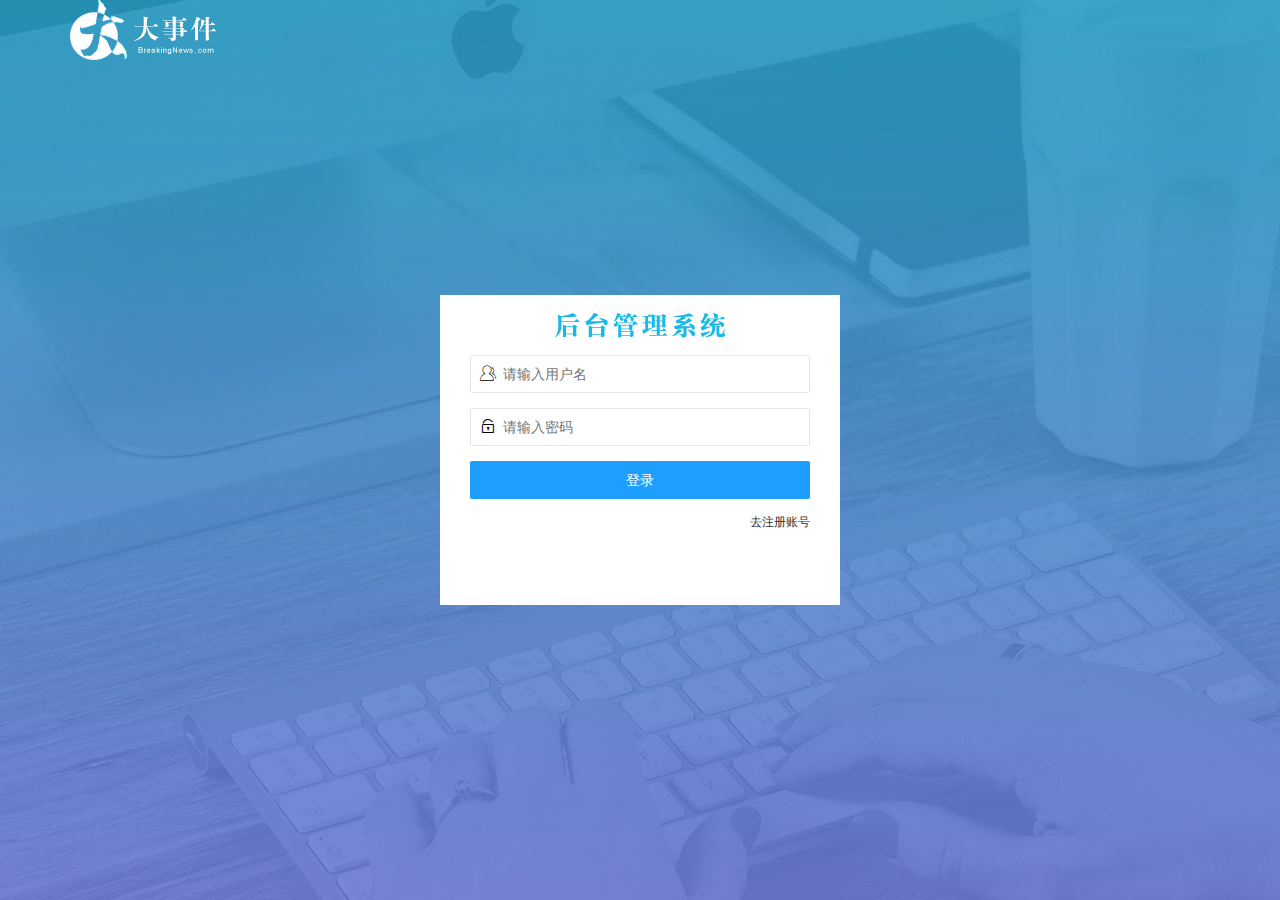
<file: login.html>
<!DOCTYPE html>
<html lang="en">

<head>
    <meta charset="UTF-8">
    <meta name="viewport" content="width=device-width, initial-scale=1.0">
    <title>大事件-登录/注册</title>
    <!-- 导入layui的样式 -->
    <link rel="stylesheet" href="./assets/lib/layui/css/layui.css">
    <!-- 导入自定义样式 -->
    <link rel="stylesheet" href="./assets/css/login.css">
    <!-- 导入layuijs -->
    <script src="./assets/lib/layui/layui.all.js"></script>
    <!-- 导入jquery.js -->
    <script src="./assets/lib/jquery.js"></script>
    <!-- 导入公共js -->
    <script src="./assets/js/baseAPI.js"></script>
    <!-- 引入自己的js文件 -->
    <script src="./assets/js/login.js"></script>

</head>
<!-- 头部logo区域 -->
<div class="layui-main logo">
    <img src="./assets/images/logo.png" alt="">
</div>
<!-- 登录注册区域 -->
<div class="loginAndRegBox">
    <!-- 登录部分的头部t图片区域 -->
    <div class="title-box"></div>
    <!-- 登录注册区域 -->
    <!-- 登录的div -->
    <div class="login-box">
        <!-- 登录表单 -->
        <form class="layui-form" action="" id="form_login">
            <!-- 用户名 -->
            <div class="layui-form-item">
                <i class="layui-icon layui-icon-user"></i>
                <input type="text" name="username" required lay-verify="required" placeholder="请输入用户名"
                    autocomplete="off" class="layui-input">
            </div>
            <!-- 密码 -->
            <div class="layui-form-item">
                <i class="layui-icon layui-icon-password"></i>
                <input type="password" name="password" required lay-verify="required|pwd" placeholder="请输入密码"
                    autocomplete="off" class="layui-input">
            </div>
            <!-- 登录框 -->
            <div class="layui-form-item">
                <button class="layui-btn layui-btn-fluid layui-btn-normal" lay-submit lay-filter="formDemo">登录</button>
            </div>
            <!-- 切换链接 -->
            <div class="layui-form-item links">
                <a href="javascript:;" id="link_reg">去注册账号</a>
            </div>
        </form>
    </div>
    <!-- 注册的div -->
    <div class="reg-box">
        <!-- 登录表单 -->
        <form class="layui-form" id="form_reg">
            <!-- 用户名 -->
            <div class="layui-form-item">
                <i class="layui-icon layui-icon-user"></i>
                <input type="text" name="username" required lay-verify="required" placeholder="请输入用户名"
                    autocomplete="off" class="layui-input">
            </div>
            <!-- 密码 -->
            <div class="layui-form-item">
                <i class="layui-icon layui-icon-password"></i>
                <input id="reg-pwd" type="password" name="password" required lay-verify="required |pwd"
                    placeholder="请输入密码" autocomplete="off" class="layui-input">
            </div>
            <!-- 再次确认密码 -->
            <div class="layui-form-item">
                <i class="layui-icon layui-icon-password"></i>
                <input type="password" name="repassword" required lay-verify="required |pwd |repwd" placeholder="再次确认密码"
                    autocomplete="off" class="layui-input">
            </div>
            <!-- 登录框 -->
            <div class="layui-form-item">
                <button class="layui-btn layui-btn-fluid layui-btn-normal" lay-submit lay-filter="formDemo">注册</button>
            </div>
            <!-- 切换链接 -->
            <div class="layui-form-item links">
                <a href="javascript:;" id="link_login">去登录</a>
            </div>
        </form>
    </div>
</div>

<body>

</body>

</html>
</file>
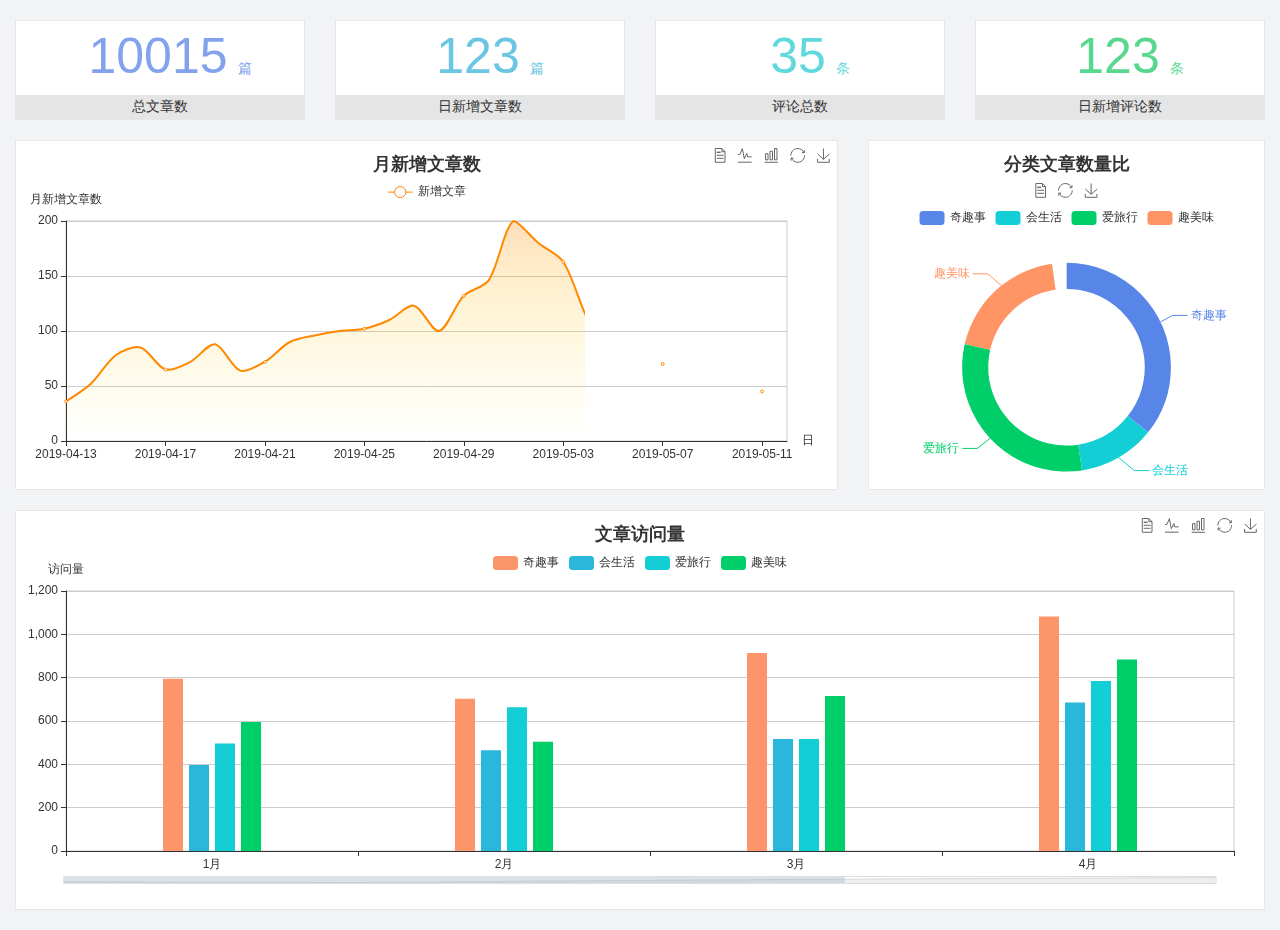
<file: home/dashboard.html>
<!DOCTYPE html>
<html lang="en">

<head>
  <meta charset="UTF-8">
  <meta name="viewport" content="width=device-width, initial-scale=1.0">
  <meta http-equiv="X-UA-Compatible" content="ie=edge">
  <title>图表统计</title>
  <link rel="stylesheet" href="../../assets/lib/bootstrap.css" />
  <link rel="stylesheet" href="../../assets/lib/main.css" />
  <script src="../../assets/lib/jquery.js"></script>
  <script type="text/javascript" src="../../assets/lib/echarts.min.js"></script>
</head>

<body>
  <div class="container-fluid">
    <div class="row spannel_list">
      <div class="col-sm-3 col-xs-6">
        <div class="spannel">
          <em>10015</em><span>篇</span>
          <b>总文章数</b>
        </div>
      </div>
      <div class="col-sm-3 col-xs-6">
        <div class="spannel scolor01">
          <em>123</em><span>篇</span>
          <b>日新增文章数</b>
        </div>
      </div>
      <div class="col-sm-3 col-xs-6">
        <div class="spannel scolor02">
          <em>35</em><span>条</span>
          <b>评论总数</b>
        </div>
      </div>
      <div class="col-sm-3 col-xs-6">
        <div class="spannel scolor03">
          <em>123</em><span>条</span>
          <b>日新增评论数</b>
        </div>
      </div>
    </div>
  </div>

  <div class="container-fluid">
    <div class="row curve-pie">
      <div class="col-lg-8 col-md-8">
        <div class="gragh_pannel" id="curve_show"></div>
      </div>
      <div class="col-lg-4 col-md-4">
        <div class="gragh_pannel" id="pie_show"></div>
      </div>
    </div>
  </div>

  <div class="container-fluid">
    <div class="column_pannel" id="column_show"></div>
  </div>

  <script>
    var oChart = echarts.init(document.getElementById('curve_show'));
    var aList_all = [
      { 'count': 36, 'date': '2019-04-13' },
      { 'count': 52, 'date': '2019-04-14' },
      { 'count': 78, 'date': '2019-04-15' },
      { 'count': 85, 'date': '2019-04-16' },
      { 'count': 65, 'date': '2019-04-17' },
      { 'count': 72, 'date': '2019-04-18' },
      { 'count': 88, 'date': '2019-04-19' },
      { 'count': 64, 'date': '2019-04-20' },
      { 'count': 72, 'date': '2019-04-21' },
      { 'count': 90, 'date': '2019-04-22' },
      { 'count': 96, 'date': '2019-04-23' },
      { 'count': 100, 'date': '2019-04-24' },
      { 'count': 102, 'date': '2019-04-25' },
      { 'count': 110, 'date': '2019-04-26' },
      { 'count': 123, 'date': '2019-04-27' },
      { 'count': 100, 'date': '2019-04-28' },
      { 'count': 132, 'date': '2019-04-29' },
      { 'count': 146, 'date': '2019-04-30' },
      { 'count': 200, 'date': '2019-05-01' },
      { 'count': 180, 'date': '2019-05-02' },
      { 'count': 163, 'date': '2019-05-03' },
      { 'count': 110, 'date': '2019-05-04' },
      { 'count': 80, 'date': '2019-05-05' },
      { 'count': 82, 'date': '2019-05-06' },
      { 'count': 70, 'date': '2019-05-07' },
      { 'count': 65, 'date': '2019-05-08' },
      { 'count': 54, 'date': '2019-05-09' },
      { 'count': 40, 'date': '2019-05-10' },
      { 'count': 45, 'date': '2019-05-11' },
      { 'count': 38, 'date': '2019-05-12' },
    ];

    let aCount = [];
    let aDate = [];

    for (var i = 0; i < aList_all.length; i++) {
      aCount.push(aList_all[i].count);
      aDate.push(aList_all[i].date);
    }

    var chartopt = {
      title: {
        text: '月新增文章数',
        left: 'center',
        top: '10'
      },
      tooltip: {
        trigger: 'axis'
      },
      legend: {
        data: ['新增文章'],
        top: '40'
      },
      toolbox: {
        show: true,
        feature: {
          mark: { show: true },
          dataView: { show: true, readOnly: false },
          magicType: { show: true, type: ['line', 'bar'] },
          restore: { show: true },
          saveAsImage: { show: true }
        }
      },
      calculable: true,
      xAxis: [
        {
          name: '日',
          type: 'category',
          boundaryGap: false,
          data: aDate
        }
      ],
      yAxis: [
        {
          name: '月新增文章数',
          type: 'value'
        }
      ],
      series: [
        {
          name: '新增文章',
          type: 'line',
          smooth: true,
          itemStyle: { normal: { areaStyle: { type: 'default' }, color: '#f80' }, lineStyle: { color: '#f80' } },
          data: aCount
        }],
      areaStyle: {
        normal: {
          color: new echarts.graphic.LinearGradient(0, 0, 0, 1, [{
            offset: 0,
            color: 'rgba(255,136,0,0.39)'
          }, {
            offset: .34,
            color: 'rgba(255,180,0,0.25)'
          }, {
            offset: 1,
            color: 'rgba(255,222,0,0.00)'
          }])

        }
      },
      grid: {
        show: true,
        x: 50,
        x2: 50,
        y: 80,
        height: 220
      }
    };

    oChart.setOption(chartopt);


    var oPie = echarts.init(document.getElementById('pie_show'));
    var oPieopt =
    {
      title: {
        top: 10,
        text: '分类文章数量比',
        x: 'center'
      },
      tooltip: {
        trigger: 'item',
        formatter: "{a} <br/>{b} : {c} ({d}%)"
      },
      color: ['#5885e8', '#13cfd5', '#00ce68', '#ff9565'],
      legend: {
        x: 'center',
        top: 65,
        data: ['奇趣事', '会生活', '爱旅行', '趣美味']
      },
      toolbox: {
        show: true,
        x: 'center',
        top: 35,
        feature: {
          mark: { show: true },
          dataView: { show: true, readOnly: false },
          magicType: {
            show: true,
            type: ['pie', 'funnel'],
            option: {
              funnel: {
                x: '25%',
                width: '50%',
                funnelAlign: 'left',
                max: 1548
              }
            }
          },
          restore: { show: true },
          saveAsImage: { show: true }
        }
      },
      calculable: true,
      series: [
        {
          name: '访问来源',
          type: 'pie',
          radius: ['45%', '60%'],
          center: ['50%', '65%'],
          data: [
            { value: 300, name: '奇趣事' },
            { value: 100, name: '会生活' },
            { value: 260, name: '爱旅行' },
            { value: 180, name: '趣美味' }
          ]
        }
      ]
    };
    oPie.setOption(oPieopt);



    var oColumn = this.echarts.init(document.getElementById('column_show'));
    var oColumnopt =
    {
      title: {
        text: '文章访问量',
        left: 'center',
        top: '10'
      },
      tooltip: {
        trigger: 'axis'
      },
      legend: {
        data: ['奇趣事', '会生活', '爱旅行', '趣美味'],
        top: '40'
      },
      toolbox: {
        show: true,
        feature: {
          mark: { show: true },
          dataView: { show: true, readOnly: false },
          magicType: { show: true, type: ['line', 'bar'] },
          restore: { show: true },
          saveAsImage: { show: true }
        }
      },
      calculable: true,
      xAxis: [
        {
          type: 'category',
          data: ['1月', '2月', '3月', '4月', '5月']
        }
      ],
      yAxis: [
        {
          name: '访问量',
          type: 'value'
        }
      ],
      series: [
        {
          name: '奇趣事',
          type: 'bar',
          barWidth: 20,
          itemStyle: {
            normal: { areaStyle: { type: 'default' }, color: '#fd956a' }
          },
          data: [800, 708, 920, 1090, 1200]
        },
        {
          name: '会生活',
          type: 'bar',
          barWidth: 20,
          itemStyle: {
            normal: { areaStyle: { type: 'default' }, color: '#2bb6db' }
          },
          data: [400, 468, 520, 690, 800]
        },
        {
          name: '爱旅行',
          type: 'bar',
          barWidth: 20,
          itemStyle: {
            normal: { areaStyle: { type: 'default' }, color: '#13cfd5' }
          },
          data: [500, 668, 520, 790, 900]
        },
        {
          name: '趣美味',
          type: 'bar',
          barWidth: 20,
          itemStyle: {
            normal: { areaStyle: { type: 'default' }, color: '#00ce68' }
          },
          data: [600, 508, 720, 890, 1000]
        }
      ],
      grid: {
        show: true,
        x: 50,
        x2: 30,
        y: 80,
        height: 260
      },
      dataZoom: [//给x轴设置滚动条
        {
          start: 0,//默认为0
          end: 100 - 1000 / 31,//默认为100
          type: 'slider',
          show: true,
          xAxisIndex: [0],
          handleSize: 0,//滑动条的 左右2个滑动条的大小
          height: 8,//组件高度
          left: 45, //左边的距离
          right: 50,//右边的距离
          bottom: 26,//右边的距离
          handleColor: '#ddd',//h滑动图标的颜色
          handleStyle: {
            borderColor: "#cacaca",
            borderWidth: "1",
            shadowBlur: 2,
            background: "#ddd",
            shadowColor: "#ddd",
          }
        }]
    };
    oColumn.setOption(oColumnopt);
  </script>
</body>

</html>
</file>
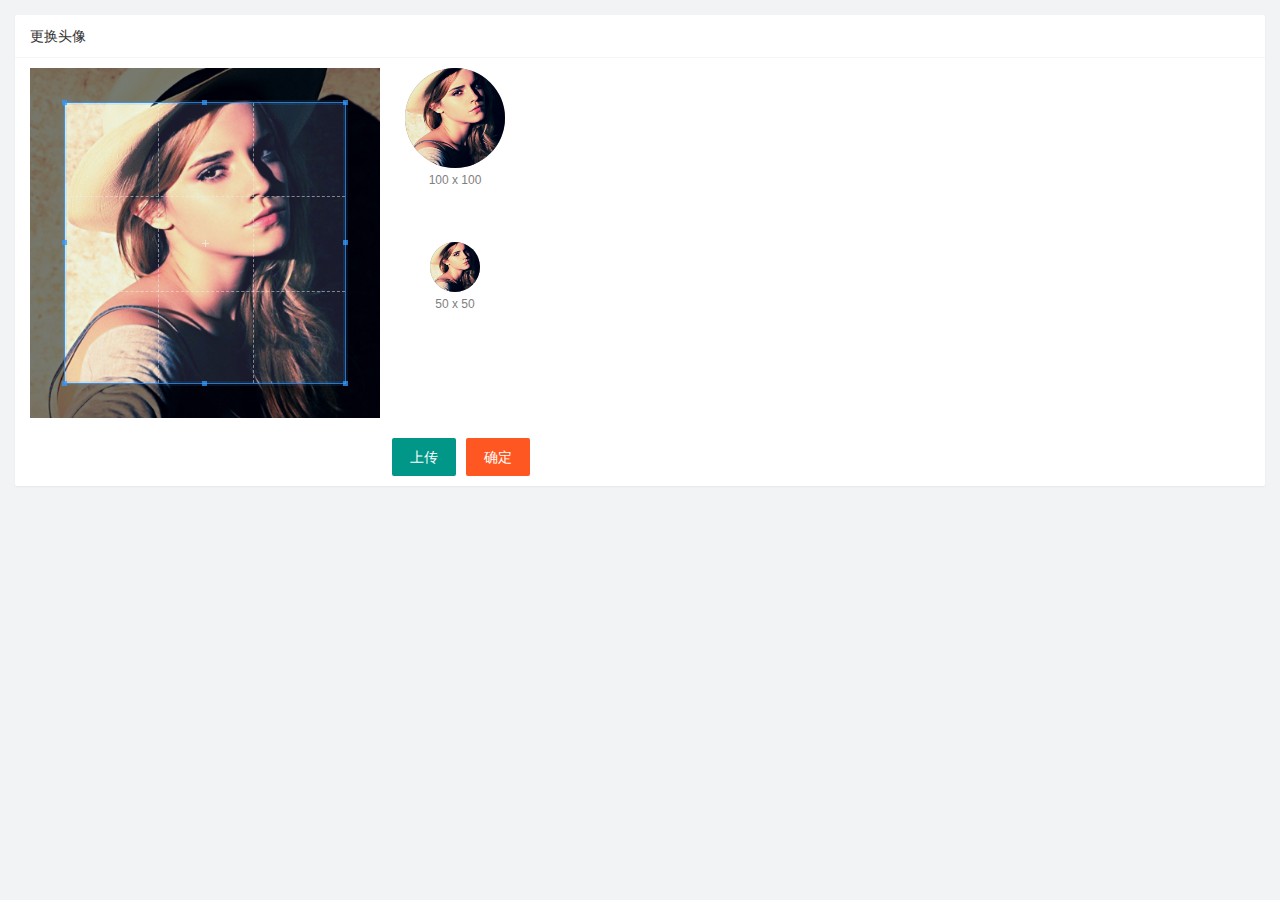
<file: user/user_avatar.html>
<!DOCTYPE html>
<html lang="en">

<head>
    <meta charset="UTF-8">
    <meta name="viewport" content="width=device-width, initial-scale=1.0">
    <title>Document</title>
    <!-- 引入layui的css文件 -->
    <link rel="stylesheet" href="/assets/lib/layui/css/layui.css">
    <!-- 引入图片裁剪的css文件 -->
    <link rel="stylesheet" href="/assets/lib/cropper/cropper.css" />
    <!-- 引入自定义css样式 -->
    <link rel="stylesheet" href="/assets/css/user/user_avatar.css">
</head>

<body>
    <div class="layui-card">
        <div class="layui-card-header">更换头像</div>
        <div class="layui-card-body">
            <!-- 第一行的图片裁剪和预览区域 -->
            <div class="row1">
                <!-- 图片裁剪区域 -->
                <div class="cropper-box">
                    <!-- 这个 img 标签很重要，将来会把它初始化为裁剪区域 -->
                    <img id="image" src="/assets/images/sample.jpg" />
                </div>
                <!-- 图片的预览区域 -->
                <div class="preview-box">
                    <div>
                        <!-- 宽高为 100px 的预览区域 -->
                        <div class="img-preview w100"></div>
                        <p class="size">100 x 100</p>
                    </div>
                    <div>
                        <!-- 宽高为 50px 的预览区域 -->
                        <div class="img-preview w50"></div>
                        <p class="size">50 x 50</p>
                    </div>
                </div>
            </div>
            <!-- 第二行的按钮区域 -->
            <div class="row2">
                <!-- accept控制文件上传类型 此属性只能与type="file"配合使用 -->
                <input type="file" id="file" style="display: none;" accept="image/png,image/jpeg">
                <button type="button" class="layui-btn" id="btnChooseImage">上传</button>
                <button type="button" class="layui-btn layui-btn-danger" id="btnUpload">确定</button>
            </div>
        </div>
    </div>
    <!-- 导入layui页面需要的js(优先引入) -->
    <script src="/assets/lib/layui/layui.all.js"></script>
    <!-- 引入jquery,原因是后面的两个文件都需要用jQuery -->
    <script src="/assets/lib/jquery.js"></script>
    <!-- 引入插件需要的js -->
    <script src="/assets/lib/cropper/Cropper.js"></script>
    <script src="/assets/lib/cropper/jquery-cropper.js"></script>
    <!-- 引入自己封装的基础js -->
    <script src="/assets/js/baseAPI.js"></script>
    <!-- 引入页面独有的js文件 -->
    <script src="/assets/js/user/user_avatar.js"></script>
</body>

</html>
</file>
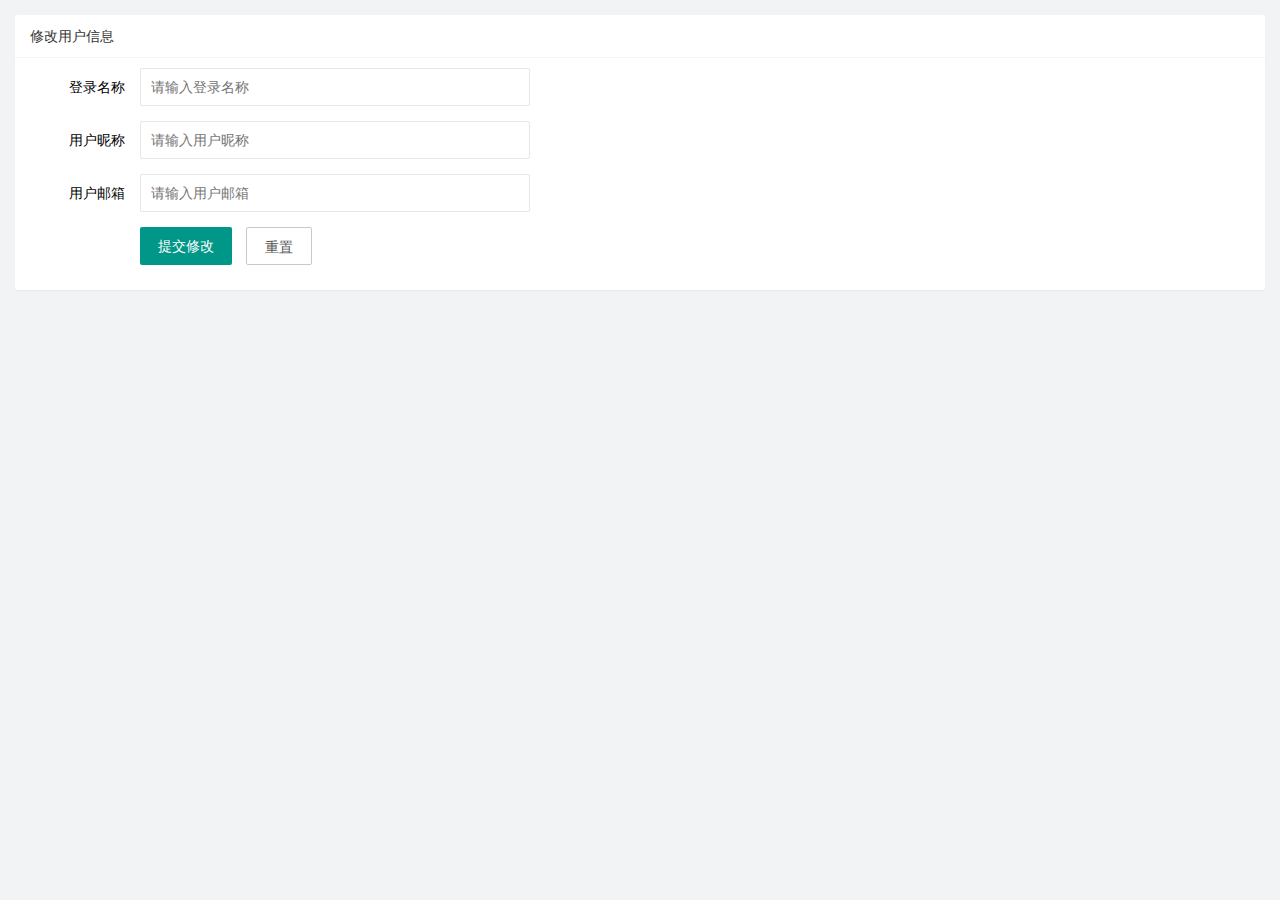
<file: user/user_info.html>
<!DOCTYPE html>
<html lang="en">

<head>
    <meta charset="UTF-8">
    <meta name="viewport" content="width=device-width, initial-scale=1.0">
    <title>Document</title>
    <!-- 先引入layui样式 -->
    <link rel="stylesheet" href="/assets/lib/layui/css/layui.css">
    <!-- 引入自己的样式 -->
    <link rel="stylesheet" href="/assets/css/user/user_info.css">
</head>

<body>
    <div class="layui-card">
        <div class="layui-card-header">修改用户信息</div>
        <div class="layui-card-body">

            <form class="layui-form" action="" style="width: 500px;" lay-filter="formUserInfo">
                <!-- 存储id属性 -->
                <input type="hidden" name="id" id="">
                <!-- 用户名 -->
                <div class="layui-form-item">
                    <label class="layui-form-label">登录名称</label>
                    <div class="layui-input-block">
                        <input type="text" name="username" required lay-verify="required" placeholder="请输入登录名称"
                            autocomplete="off" class="layui-input" readonly>
                    </div>
                </div>
                <!-- 用户昵称 -->
                <div class="layui-form-item">
                    <label class="layui-form-label">用户昵称</label>
                    <div class="layui-input-block">
                        <input type="text" name="nickname" required lay-verify="required|nickname" placeholder="请输入用户昵称"
                            autocomplete="off" class="layui-input">
                    </div>
                </div>
                <!-- 用户邮箱 -->
                <div class="layui-form-item">
                    <label class="layui-form-label">用户邮箱</label>
                    <div class="layui-input-block">
                        <input type="text" name="email" required lay-verify="required|email" placeholder="请输入用户邮箱"
                            autocomplete="off" class="layui-input">
                    </div>
                </div>
                <!-- 提交重置 -->
                <div class="layui-form-item">
                    <div class="layui-input-block">
                        <button class="layui-btn" lay-submit lay-filter="formDemo">提交修改</button>
                        <button type="reset" class="layui-btn layui-btn-primary" id="btnReset">重置</button>
                    </div>
                </div>
            </form>
        </div>
    </div>
    <!-- 导入layui页面需要的js(优先引入) -->
    <script src="/assets/lib/layui/layui.all.js"></script>
    <!-- 引入jquery,原因是后面的两个文件都需要用jQuery -->
    <script src="/assets/lib/jquery.js"></script>
    <!-- 引入自己封装的基础js文件 -->
    <script src="/assets/js/baseAPI.js"></script>
    <!-- 引入页面独有的js文件 -->
    <script src="/assets/js/user/user_info.js"></script>

</body>

</html>
</file>
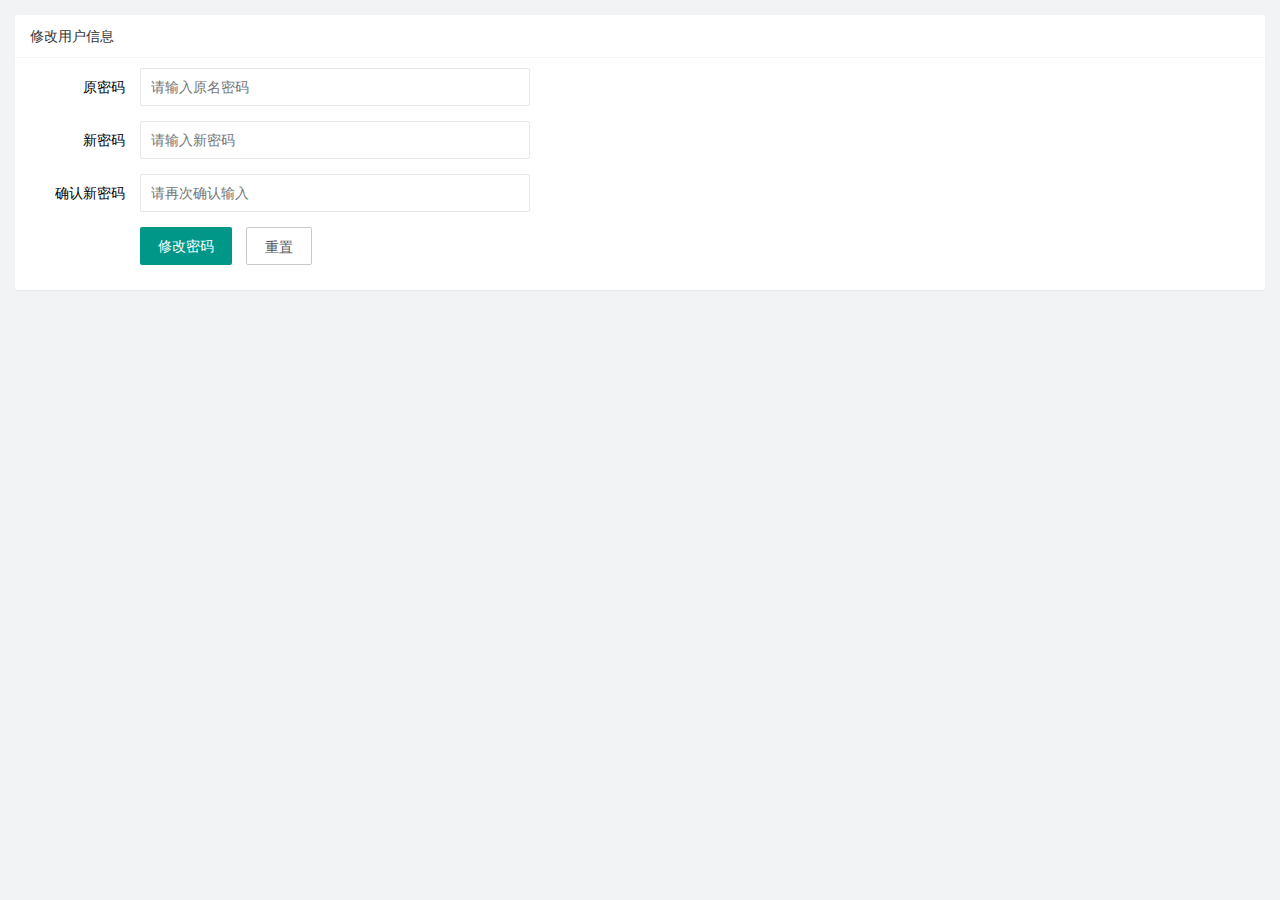
<file: user/user_pwd.html>
<!DOCTYPE html>
<html lang="en">

<head>
    <meta charset="UTF-8">
    <meta name="viewport" content="width=device-width, initial-scale=1.0">
    <title>Document</title>
    <!-- 先引入layui样式 -->
    <link rel="stylesheet" href="/assets/lib/layui/css/layui.css">
    <!-- 引入自己的css样式 -->
    <link rel="stylesheet" href="/assets/css/user/user_pwd.css">
</head>

<body>
    <div class="layui-card">
        <div class="layui-card-header">修改用户信息</div>
        <div class="layui-card-body">
            <form class="layui-form" style="width: 500px;">
                <!-- 原密码 -->
                <div class="layui-form-item">
                    <label class="layui-form-label">原密码</label>
                    <div class="layui-input-block">
                        <input type="password" name="oldPwd" required lay-verify="required|pwd" placeholder="请输入原名密码"
                            autocomplete="off" class="layui-input">
                    </div>
                </div>
                <!-- 新密码 -->
                <div class="layui-form-item">
                    <label class="layui-form-label">新密码</label>
                    <div class="layui-input-block">
                        <input type="password" name="newPwd" required lay-verify="required|pwd|samepwd"
                            placeholder="请输入新密码" autocomplete="off" class="layui-input">
                    </div>
                </div>
                <!-- 确认新密码 -->
                <div class="layui-form-item">
                    <label class="layui-form-label">确认新密码</label>
                    <div class="layui-input-block">
                        <input type="password" name="rePwd" required lay-verify="required|pwd|repwd"
                            placeholder="请再次确认输入" autocomplete="off" class="layui-input">
                    </div>
                </div>
                <!-- 提交重置 -->
                <div class="layui-form-item">
                    <div class="layui-input-block">
                        <button class="layui-btn" lay-submit lay-filter="formDemo">修改密码</button>
                        <button type="reset" class="layui-btn layui-btn-primary" id="btnReset">重置</button>
                    </div>
                </div>
            </form>
        </div>
    </div>
    <!-- 导入layui页面需要的js(优先引入) -->
    <script src="/assets/lib/layui/layui.all.js"></script>
    <!-- 引入jquery,原因是后面的两个文件都需要用jQuery -->
    <script src="/assets/lib/jquery.js"></script>
    <!-- 引入自己封装的基础js -->
    <script src="/assets/js/baseAPI.js"></script>
    <!-- 引入页面独有的js文件 -->
    <script src="/assets/js/user/user_pwd.js"></script>
</body>

</html>
</file>
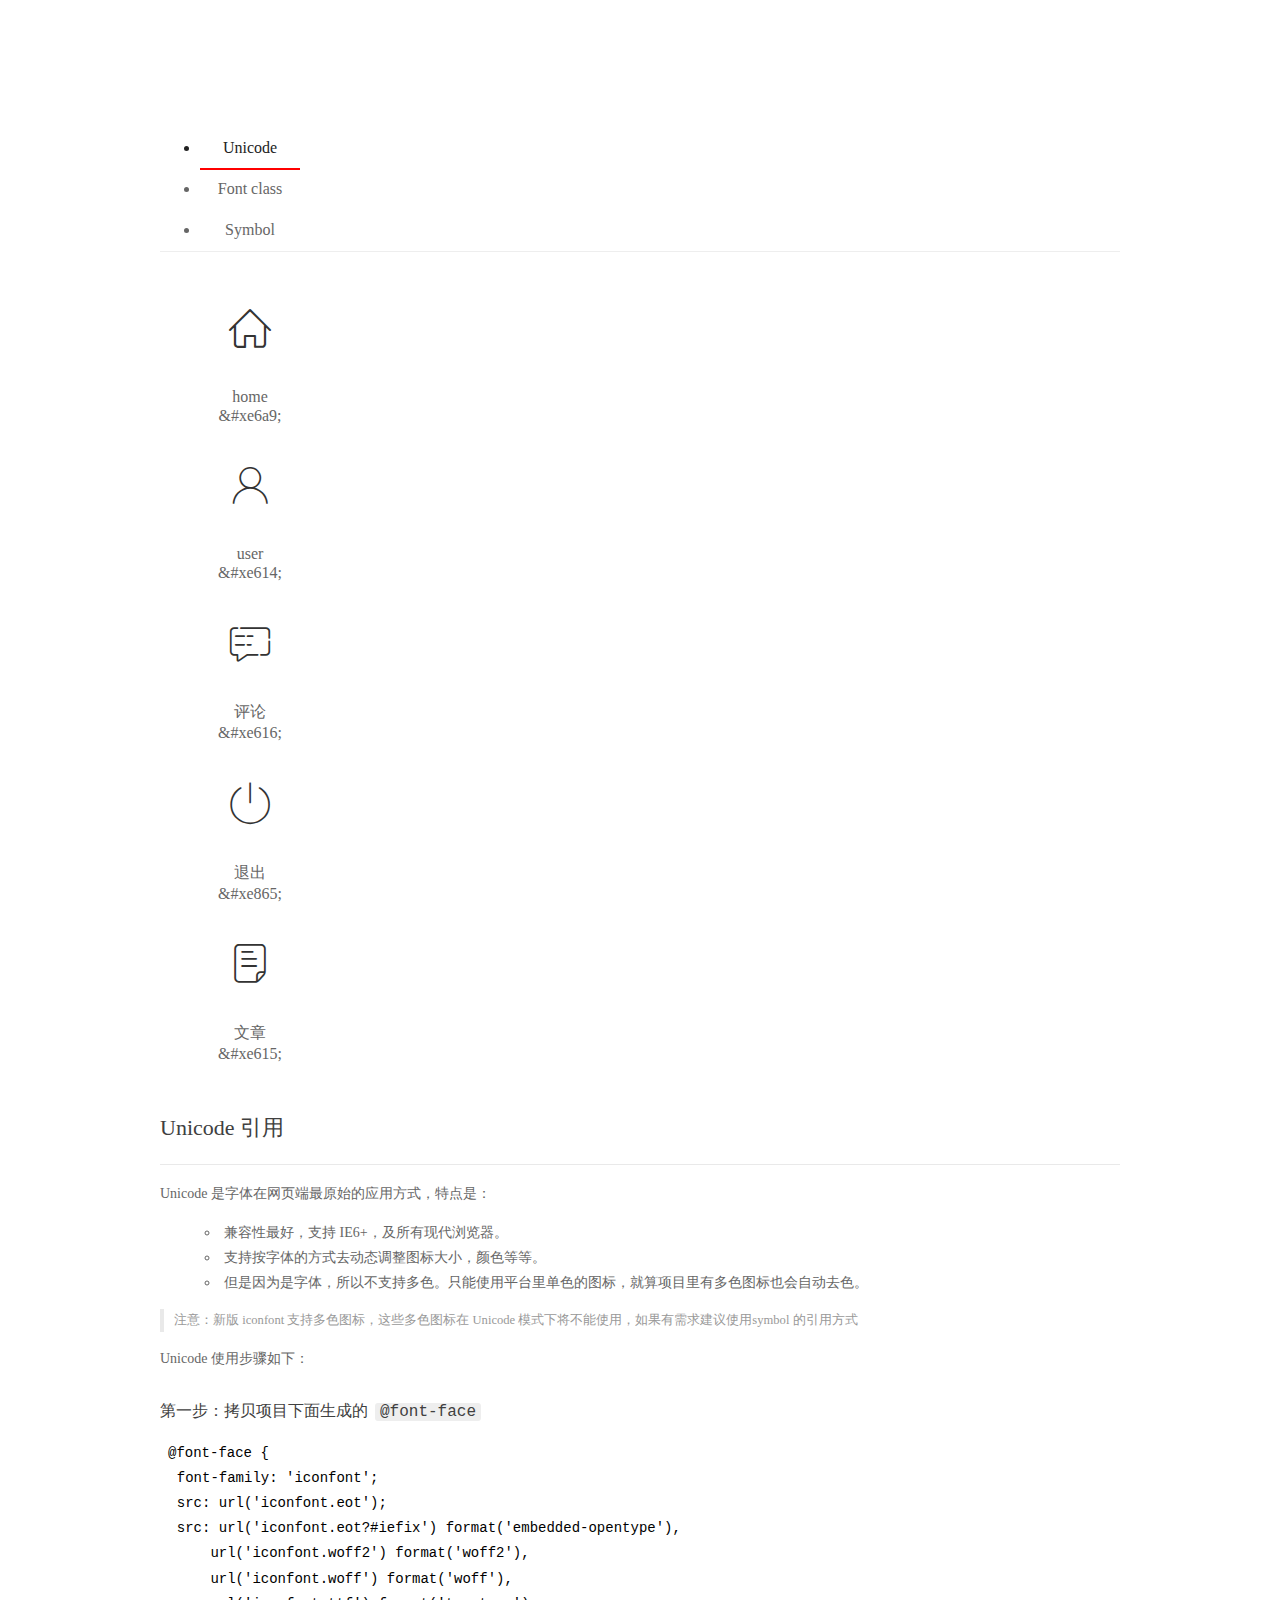
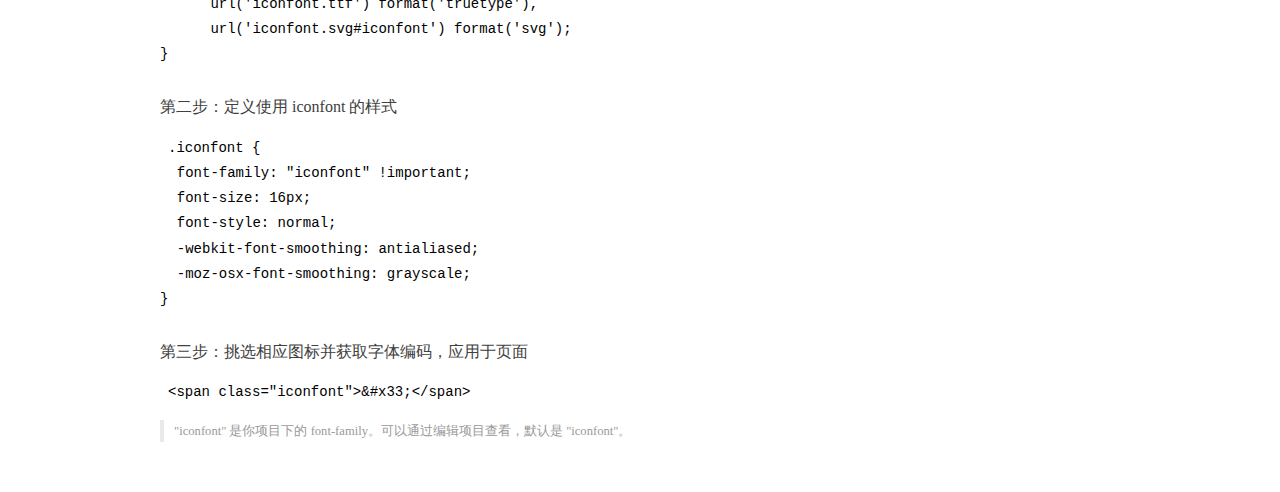
<file: assets/fonts/demo_index.html>
<!DOCTYPE html>
<html>
<head>
  <meta charset="utf-8"/>
  <title>IconFont Demo</title>
  <link rel="shortcut icon" href="https://gtms04.alicdn.com/tps/i4/TB1_oz6GVXXXXaFXpXXJDFnIXXX-64-64.ico" type="image/x-icon"/>
  <link rel="stylesheet" href="https://g.alicdn.com/thx/cube/1.3.2/cube.min.css">
  <link rel="stylesheet" href="demo.css">
  <link rel="stylesheet" href="iconfont.css">
  <script src="iconfont.js"></script>
  <!-- jQuery -->
  <script src="https://a1.alicdn.com/oss/uploads/2018/12/26/7bfddb60-08e8-11e9-9b04-53e73bb6408b.js"></script>
  <!-- 代码高亮 -->
  <script src="https://a1.alicdn.com/oss/uploads/2018/12/26/a3f714d0-08e6-11e9-8a15-ebf944d7534c.js"></script>
</head>
<body>
  <div class="main">
    <h1 class="logo"><a href="https://www.iconfont.cn/" title="iconfont 首页" target="_blank">&#xe86b;</a></h1>
    <div class="nav-tabs">
      <ul id="tabs" class="dib-box">
        <li class="dib active"><span>Unicode</span></li>
        <li class="dib"><span>Font class</span></li>
        <li class="dib"><span>Symbol</span></li>
      </ul>
      
    </div>
    <div class="tab-container">
      <div class="content unicode" style="display: block;">
          <ul class="icon_lists dib-box">
          
            <li class="dib">
              <span class="icon iconfont">&#xe6a9;</span>
                <div class="name">home</div>
                <div class="code-name">&amp;#xe6a9;</div>
              </li>
          
            <li class="dib">
              <span class="icon iconfont">&#xe614;</span>
                <div class="name">user</div>
                <div class="code-name">&amp;#xe614;</div>
              </li>
          
            <li class="dib">
              <span class="icon iconfont">&#xe616;</span>
                <div class="name">评论</div>
                <div class="code-name">&amp;#xe616;</div>
              </li>
          
            <li class="dib">
              <span class="icon iconfont">&#xe865;</span>
                <div class="name">退出</div>
                <div class="code-name">&amp;#xe865;</div>
              </li>
          
            <li class="dib">
              <span class="icon iconfont">&#xe615;</span>
                <div class="name">文章</div>
                <div class="code-name">&amp;#xe615;</div>
              </li>
          
          </ul>
          <div class="article markdown">
          <h2 id="unicode-">Unicode 引用</h2>
          <hr>

          <p>Unicode 是字体在网页端最原始的应用方式，特点是：</p>
          <ul>
            <li>兼容性最好，支持 IE6+，及所有现代浏览器。</li>
            <li>支持按字体的方式去动态调整图标大小，颜色等等。</li>
            <li>但是因为是字体，所以不支持多色。只能使用平台里单色的图标，就算项目里有多色图标也会自动去色。</li>
          </ul>
          <blockquote>
            <p>注意：新版 iconfont 支持多色图标，这些多色图标在 Unicode 模式下将不能使用，如果有需求建议使用symbol 的引用方式</p>
          </blockquote>
          <p>Unicode 使用步骤如下：</p>
          <h3 id="-font-face">第一步：拷贝项目下面生成的 <code>@font-face</code></h3>
<pre><code class="language-css"
>@font-face {
  font-family: 'iconfont';
  src: url('iconfont.eot');
  src: url('iconfont.eot?#iefix') format('embedded-opentype'),
      url('iconfont.woff2') format('woff2'),
      url('iconfont.woff') format('woff'),
      url('iconfont.ttf') format('truetype'),
      url('iconfont.svg#iconfont') format('svg');
}
</code></pre>
          <h3 id="-iconfont-">第二步：定义使用 iconfont 的样式</h3>
<pre><code class="language-css"
>.iconfont {
  font-family: "iconfont" !important;
  font-size: 16px;
  font-style: normal;
  -webkit-font-smoothing: antialiased;
  -moz-osx-font-smoothing: grayscale;
}
</code></pre>
          <h3 id="-">第三步：挑选相应图标并获取字体编码，应用于页面</h3>
<pre>
<code class="language-html"
>&lt;span class="iconfont"&gt;&amp;#x33;&lt;/span&gt;
</code></pre>
          <blockquote>
            <p>"iconfont" 是你项目下的 font-family。可以通过编辑项目查看，默认是 "iconfont"。</p>
          </blockquote>
          </div>
      </div>
      <div class="content font-class">
        <ul class="icon_lists dib-box">
          
          <li class="dib">
            <span class="icon iconfont icon-home"></span>
            <div class="name">
              home
            </div>
            <div class="code-name">.icon-home
            </div>
          </li>
          
          <li class="dib">
            <span class="icon iconfont icon-user"></span>
            <div class="name">
              user
            </div>
            <div class="code-name">.icon-user
            </div>
          </li>
          
          <li class="dib">
            <span class="icon iconfont icon-pinglun"></span>
            <div class="name">
              评论
            </div>
            <div class="code-name">.icon-pinglun
            </div>
          </li>
          
          <li class="dib">
            <span class="icon iconfont icon-tuichu"></span>
            <div class="name">
              退出
            </div>
            <div class="code-name">.icon-tuichu
            </div>
          </li>
          
          <li class="dib">
            <span class="icon iconfont icon-16"></span>
            <div class="name">
              文章
            </div>
            <div class="code-name">.icon-16
            </div>
          </li>
          
        </ul>
        <div class="article markdown">
        <h2 id="font-class-">font-class 引用</h2>
        <hr>

        <p>font-class 是 Unicode 使用方式的一种变种，主要是解决 Unicode 书写不直观，语意不明确的问题。</p>
        <p>与 Unicode 使用方式相比，具有如下特点：</p>
        <ul>
          <li>兼容性良好，支持 IE8+，及所有现代浏览器。</li>
          <li>相比于 Unicode 语意明确，书写更直观。可以很容易分辨这个 icon 是什么。</li>
          <li>因为使用 class 来定义图标，所以当要替换图标时，只需要修改 class 里面的 Unicode 引用。</li>
          <li>不过因为本质上还是使用的字体，所以多色图标还是不支持的。</li>
        </ul>
        <p>使用步骤如下：</p>
        <h3 id="-fontclass-">第一步：引入项目下面生成的 fontclass 代码：</h3>
<pre><code class="language-html">&lt;link rel="stylesheet" href="./iconfont.css"&gt;
</code></pre>
        <h3 id="-">第二步：挑选相应图标并获取类名，应用于页面：</h3>
<pre><code class="language-html">&lt;span class="iconfont icon-xxx"&gt;&lt;/span&gt;
</code></pre>
        <blockquote>
          <p>"
            iconfont" 是你项目下的 font-family。可以通过编辑项目查看，默认是 "iconfont"。</p>
        </blockquote>
      </div>
      </div>
      <div class="content symbol">
          <ul class="icon_lists dib-box">
          
            <li class="dib">
                <svg class="icon svg-icon" aria-hidden="true">
                  <use xlink:href="#icon-home"></use>
                </svg>
                <div class="name">home</div>
                <div class="code-name">#icon-home</div>
            </li>
          
            <li class="dib">
                <svg class="icon svg-icon" aria-hidden="true">
                  <use xlink:href="#icon-user"></use>
                </svg>
                <div class="name">user</div>
                <div class="code-name">#icon-user</div>
            </li>
          
            <li class="dib">
                <svg class="icon svg-icon" aria-hidden="true">
                  <use xlink:href="#icon-pinglun"></use>
                </svg>
                <div class="name">评论</div>
                <div class="code-name">#icon-pinglun</div>
            </li>
          
            <li class="dib">
                <svg class="icon svg-icon" aria-hidden="true">
                  <use xlink:href="#icon-tuichu"></use>
                </svg>
                <div class="name">退出</div>
                <div class="code-name">#icon-tuichu</div>
            </li>
          
            <li class="dib">
                <svg class="icon svg-icon" aria-hidden="true">
                  <use xlink:href="#icon-16"></use>
                </svg>
                <div class="name">文章</div>
                <div class="code-name">#icon-16</div>
            </li>
          
          </ul>
          <div class="article markdown">
          <h2 id="symbol-">Symbol 引用</h2>
          <hr>

          <p>这是一种全新的使用方式，应该说这才是未来的主流，也是平台目前推荐的用法。相关介绍可以参考这篇<a href="">文章</a>
            这种用法其实是做了一个 SVG 的集合，与另外两种相比具有如下特点：</p>
          <ul>
            <li>支持多色图标了，不再受单色限制。</li>
            <li>通过一些技巧，支持像字体那样，通过 <code>font-size</code>, <code>color</code> 来调整样式。</li>
            <li>兼容性较差，支持 IE9+，及现代浏览器。</li>
            <li>浏览器渲染 SVG 的性能一般，还不如 png。</li>
          </ul>
          <p>使用步骤如下：</p>
          <h3 id="-symbol-">第一步：引入项目下面生成的 symbol 代码：</h3>
<pre><code class="language-html">&lt;script src="./iconfont.js"&gt;&lt;/script&gt;
</code></pre>
          <h3 id="-css-">第二步：加入通用 CSS 代码（引入一次就行）：</h3>
<pre><code class="language-html">&lt;style&gt;
.icon {
  width: 1em;
  height: 1em;
  vertical-align: -0.15em;
  fill: currentColor;
  overflow: hidden;
}
&lt;/style&gt;
</code></pre>
          <h3 id="-">第三步：挑选相应图标并获取类名，应用于页面：</h3>
<pre><code class="language-html">&lt;svg class="icon" aria-hidden="true"&gt;
  &lt;use xlink:href="#icon-xxx"&gt;&lt;/use&gt;
&lt;/svg&gt;
</code></pre>
          </div>
      </div>

    </div>
  </div>
  <script>
  $(document).ready(function () {
      $('.tab-container .content:first').show()

      $('#tabs li').click(function (e) {
        var tabContent = $('.tab-container .content')
        var index = $(this).index()

        if ($(this).hasClass('active')) {
          return
        } else {
          $('#tabs li').removeClass('active')
          $(this).addClass('active')

          tabContent.hide().eq(index).fadeIn()
        }
      })
    })
  </script>
</body>
</html>
</file>
<file: assets/lib/layui/css/layui.css>
/** layui-v2.5.5 MIT License By https://www.layui.com */
 .layui-inline,img{display:inline-block;vertical-align:middle}h1,h2,h3,h4,h5,h6{font-weight:400}.layui-edge,.layui-header,.layui-inline,.layui-main{position:relative}.layui-body,.layui-edge,.layui-elip{overflow:hidden}.layui-btn,.layui-edge,.layui-inline,img{vertical-align:middle}.layui-btn,.layui-disabled,.layui-icon,.layui-unselect{-moz-user-select:none;-webkit-user-select:none;-ms-user-select:none}.layui-elip,.layui-form-checkbox span,.layui-form-pane .layui-form-label{text-overflow:ellipsis;white-space:nowrap}.layui-breadcrumb,.layui-tree-btnGroup{visibility:hidden}blockquote,body,button,dd,div,dl,dt,form,h1,h2,h3,h4,h5,h6,input,li,ol,p,pre,td,textarea,th,ul{margin:0;padding:0;-webkit-tap-highlight-color:rgba(0,0,0,0)}a:active,a:hover{outline:0}img{border:none}li{list-style:none}table{border-collapse:collapse;border-spacing:0}h4,h5,h6{font-size:100%}button,input,optgroup,option,select,textarea{font-family:inherit;font-size:inherit;font-style:inherit;font-weight:inherit;outline:0}pre{white-space:pre-wrap;white-space:-moz-pre-wrap;white-space:-pre-wrap;white-space:-o-pre-wrap;word-wrap:break-word}body{line-height:24px;font:14px Helvetica Neue,Helvetica,PingFang SC,Tahoma,Arial,sans-serif}hr{height:1px;margin:10px 0;border:0;clear:both}a{color:#333;text-decoration:none}a:hover{color:#777}a cite{font-style:normal;*cursor:pointer}.layui-border-box,.layui-border-box *{box-sizing:border-box}.layui-box,.layui-box *{box-sizing:content-box}.layui-clear{clear:both;*zoom:1}.layui-clear:after{content:'\20';clear:both;*zoom:1;display:block;height:0}.layui-inline{*display:inline;*zoom:1}.layui-edge{display:inline-block;width:0;height:0;border-width:6px;border-style:dashed;border-color:transparent}.layui-edge-top{top:-4px;border-bottom-color:#999;border-bottom-style:solid}.layui-edge-right{border-left-color:#999;border-left-style:solid}.layui-edge-bottom{top:2px;border-top-color:#999;border-top-style:solid}.layui-edge-left{border-right-color:#999;border-right-style:solid}.layui-disabled,.layui-disabled:hover{color:#d2d2d2!important;cursor:not-allowed!important}.layui-circle{border-radius:100%}.layui-show{display:block!important}.layui-hide{display:none!important}@font-face{font-family:layui-icon;src:url(../font/iconfont.eot?v=250);src:url(../font/iconfont.eot?v=250#iefix) format('embedded-opentype'),url(../font/iconfont.woff2?v=250) format('woff2'),url(../font/iconfont.woff?v=250) format('woff'),url(../font/iconfont.ttf?v=250) format('truetype'),url(../font/iconfont.svg?v=250#layui-icon) format('svg')}.layui-icon{font-family:layui-icon!important;font-size:16px;font-style:normal;-webkit-font-smoothing:antialiased;-moz-osx-font-smoothing:grayscale}.layui-icon-reply-fill:before{content:"\e611"}.layui-icon-set-fill:before{content:"\e614"}.layui-icon-menu-fill:before{content:"\e60f"}.layui-icon-search:before{content:"\e615"}.layui-icon-share:before{content:"\e641"}.layui-icon-set-sm:before{content:"\e620"}.layui-icon-engine:before{content:"\e628"}.layui-icon-close:before{content:"\1006"}.layui-icon-close-fill:before{content:"\1007"}.layui-icon-chart-screen:before{content:"\e629"}.layui-icon-star:before{content:"\e600"}.layui-icon-circle-dot:before{content:"\e617"}.layui-icon-chat:before{content:"\e606"}.layui-icon-release:before{content:"\e609"}.layui-icon-list:before{content:"\e60a"}.layui-icon-chart:before{content:"\e62c"}.layui-icon-ok-circle:before{content:"\1005"}.layui-icon-layim-theme:before{content:"\e61b"}.layui-icon-table:before{content:"\e62d"}.layui-icon-right:before{content:"\e602"}.layui-icon-left:before{content:"\e603"}.layui-icon-cart-simple:before{content:"\e698"}.layui-icon-face-cry:before{content:"\e69c"}.layui-icon-face-smile:before{content:"\e6af"}.layui-icon-survey:before{content:"\e6b2"}.layui-icon-tree:before{content:"\e62e"}.layui-icon-upload-circle:before{content:"\e62f"}.layui-icon-add-circle:before{content:"\e61f"}.layui-icon-download-circle:before{content:"\e601"}.layui-icon-templeate-1:before{content:"\e630"}.layui-icon-util:before{content:"\e631"}.layui-icon-face-surprised:before{content:"\e664"}.layui-icon-edit:before{content:"\e642"}.layui-icon-speaker:before{content:"\e645"}.layui-icon-down:before{content:"\e61a"}.layui-icon-file:before{content:"\e621"}.layui-icon-layouts:before{content:"\e632"}.layui-icon-rate-half:before{content:"\e6c9"}.layui-icon-add-circle-fine:before{content:"\e608"}.layui-icon-prev-circle:before{content:"\e633"}.layui-icon-read:before{content:"\e705"}.layui-icon-404:before{content:"\e61c"}.layui-icon-carousel:before{content:"\e634"}.layui-icon-help:before{content:"\e607"}.layui-icon-code-circle:before{content:"\e635"}.layui-icon-water:before{content:"\e636"}.layui-icon-username:before{content:"\e66f"}.layui-icon-find-fill:before{content:"\e670"}.layui-icon-about:before{content:"\e60b"}.layui-icon-location:before{content:"\e715"}.layui-icon-up:before{content:"\e619"}.layui-icon-pause:before{content:"\e651"}.layui-icon-date:before{content:"\e637"}.layui-icon-layim-uploadfile:before{content:"\e61d"}.layui-icon-delete:before{content:"\e640"}.layui-icon-play:before{content:"\e652"}.layui-icon-top:before{content:"\e604"}.layui-icon-friends:before{content:"\e612"}.layui-icon-refresh-3:before{content:"\e9aa"}.layui-icon-ok:before{content:"\e605"}.layui-icon-layer:before{content:"\e638"}.layui-icon-face-smile-fine:before{content:"\e60c"}.layui-icon-dollar:before{content:"\e659"}.layui-icon-group:before{content:"\e613"}.layui-icon-layim-download:before{content:"\e61e"}.layui-icon-picture-fine:before{content:"\e60d"}.layui-icon-link:before{content:"\e64c"}.layui-icon-diamond:before{content:"\e735"}.layui-icon-log:before{content:"\e60e"}.layui-icon-rate-solid:before{content:"\e67a"}.layui-icon-fonts-del:before{content:"\e64f"}.layui-icon-unlink:before{content:"\e64d"}.layui-icon-fonts-clear:before{content:"\e639"}.layui-icon-triangle-r:before{content:"\e623"}.layui-icon-circle:before{content:"\e63f"}.layui-icon-radio:before{content:"\e643"}.layui-icon-align-center:before{content:"\e647"}.layui-icon-align-right:before{content:"\e648"}.layui-icon-align-left:before{content:"\e649"}.layui-icon-loading-1:before{content:"\e63e"}.layui-icon-return:before{content:"\e65c"}.layui-icon-fonts-strong:before{content:"\e62b"}.layui-icon-upload:before{content:"\e67c"}.layui-icon-dialogue:before{content:"\e63a"}.layui-icon-video:before{content:"\e6ed"}.layui-icon-headset:before{content:"\e6fc"}.layui-icon-cellphone-fine:before{content:"\e63b"}.layui-icon-add-1:before{content:"\e654"}.layui-icon-face-smile-b:before{content:"\e650"}.layui-icon-fonts-html:before{content:"\e64b"}.layui-icon-form:before{content:"\e63c"}.layui-icon-cart:before{content:"\e657"}.layui-icon-camera-fill:before{content:"\e65d"}.layui-icon-tabs:before{content:"\e62a"}.layui-icon-fonts-code:before{content:"\e64e"}.layui-icon-fire:before{content:"\e756"}.layui-icon-set:before{content:"\e716"}.layui-icon-fonts-u:before{content:"\e646"}.layui-icon-triangle-d:before{content:"\e625"}.layui-icon-tips:before{content:"\e702"}.layui-icon-picture:before{content:"\e64a"}.layui-icon-more-vertical:before{content:"\e671"}.layui-icon-flag:before{content:"\e66c"}.layui-icon-loading:before{content:"\e63d"}.layui-icon-fonts-i:before{content:"\e644"}.layui-icon-refresh-1:before{content:"\e666"}.layui-icon-rmb:before{content:"\e65e"}.layui-icon-home:before{content:"\e68e"}.layui-icon-user:before{content:"\e770"}.layui-icon-notice:before{content:"\e667"}.layui-icon-login-weibo:before{content:"\e675"}.layui-icon-voice:before{content:"\e688"}.layui-icon-upload-drag:before{content:"\e681"}.layui-icon-login-qq:before{content:"\e676"}.layui-icon-snowflake:before{content:"\e6b1"}.layui-icon-file-b:before{content:"\e655"}.layui-icon-template:before{content:"\e663"}.layui-icon-auz:before{content:"\e672"}.layui-icon-console:before{content:"\e665"}.layui-icon-app:before{content:"\e653"}.layui-icon-prev:before{content:"\e65a"}.layui-icon-website:before{content:"\e7ae"}.layui-icon-next:before{content:"\e65b"}.layui-icon-component:before{content:"\e857"}.layui-icon-more:before{content:"\e65f"}.layui-icon-login-wechat:before{content:"\e677"}.layui-icon-shrink-right:before{content:"\e668"}.layui-icon-spread-left:before{content:"\e66b"}.layui-icon-camera:before{content:"\e660"}.layui-icon-note:before{content:"\e66e"}.layui-icon-refresh:before{content:"\e669"}.layui-icon-female:before{content:"\e661"}.layui-icon-male:before{content:"\e662"}.layui-icon-password:before{content:"\e673"}.layui-icon-senior:before{content:"\e674"}.layui-icon-theme:before{content:"\e66a"}.layui-icon-tread:before{content:"\e6c5"}.layui-icon-praise:before{content:"\e6c6"}.layui-icon-star-fill:before{content:"\e658"}.layui-icon-rate:before{content:"\e67b"}.layui-icon-template-1:before{content:"\e656"}.layui-icon-vercode:before{content:"\e679"}.layui-icon-cellphone:before{content:"\e678"}.layui-icon-screen-full:before{content:"\e622"}.layui-icon-screen-restore:before{content:"\e758"}.layui-icon-cols:before{content:"\e610"}.layui-icon-export:before{content:"\e67d"}.layui-icon-print:before{content:"\e66d"}.layui-icon-slider:before{content:"\e714"}.layui-icon-addition:before{content:"\e624"}.layui-icon-subtraction:before{content:"\e67e"}.layui-icon-service:before{content:"\e626"}.layui-icon-transfer:before{content:"\e691"}.layui-main{width:1140px;margin:0 auto}.layui-header{z-index:1000;height:60px}.layui-header a:hover{transition:all .5s;-webkit-transition:all .5s}.layui-side{position:fixed;left:0;top:0;bottom:0;z-index:999;width:200px;overflow-x:hidden}.layui-side-scroll{position:relative;width:220px;height:100%;overflow-x:hidden}.layui-body{position:absolute;left:200px;right:0;top:0;bottom:0;z-index:998;width:auto;overflow-y:auto;box-sizing:border-box}.layui-layout-body{overflow:hidden}.layui-layout-admin .layui-header{background-color:#23262E}.layui-layout-admin .layui-side{top:60px;width:200px;overflow-x:hidden}.layui-layout-admin .layui-body{position:fixed;top:60px;bottom:44px}.layui-layout-admin .layui-main{width:auto;margin:0 15px}.layui-layout-admin .layui-footer{position:fixed;left:200px;right:0;bottom:0;height:44px;line-height:44px;padding:0 15px;background-color:#eee}.layui-layout-admin .layui-logo{position:absolute;left:0;top:0;width:200px;height:100%;line-height:60px;text-align:center;color:#009688;font-size:16px}.layui-layout-admin .layui-header .layui-nav{background:0 0}.layui-layout-left{position:absolute!important;left:200px;top:0}.layui-layout-right{position:absolute!important;right:0;top:0}.layui-container{position:relative;margin:0 auto;padding:0 15px;box-sizing:border-box}.layui-fluid{position:relative;margin:0 auto;padding:0 15px}.layui-row:after,.layui-row:before{content:'';display:block;clear:both}.layui-col-lg1,.layui-col-lg10,.layui-col-lg11,.layui-col-lg12,.layui-col-lg2,.layui-col-lg3,.layui-col-lg4,.layui-col-lg5,.layui-col-lg6,.layui-col-lg7,.layui-col-lg8,.layui-col-lg9,.layui-col-md1,.layui-col-md10,.layui-col-md11,.layui-col-md12,.layui-col-md2,.layui-col-md3,.layui-col-md4,.layui-col-md5,.layui-col-md6,.layui-col-md7,.layui-col-md8,.layui-col-md9,.layui-col-sm1,.layui-col-sm10,.layui-col-sm11,.layui-col-sm12,.layui-col-sm2,.layui-col-sm3,.layui-col-sm4,.layui-col-sm5,.layui-col-sm6,.layui-col-sm7,.layui-col-sm8,.layui-col-sm9,.layui-col-xs1,.layui-col-xs10,.layui-col-xs11,.layui-col-xs12,.layui-col-xs2,.layui-col-xs3,.layui-col-xs4,.layui-col-xs5,.layui-col-xs6,.layui-col-xs7,.layui-col-xs8,.layui-col-xs9{position:relative;display:block;box-sizing:border-box}.layui-col-xs1,.layui-col-xs10,.layui-col-xs11,.layui-col-xs12,.layui-col-xs2,.layui-col-xs3,.layui-col-xs4,.layui-col-xs5,.layui-col-xs6,.layui-col-xs7,.layui-col-xs8,.layui-col-xs9{float:left}.layui-col-xs1{width:8.33333333%}.layui-col-xs2{width:16.66666667%}.layui-col-xs3{width:25%}.layui-col-xs4{width:33.33333333%}.layui-col-xs5{width:41.66666667%}.layui-col-xs6{width:50%}.layui-col-xs7{width:58.33333333%}.layui-col-xs8{width:66.66666667%}.layui-col-xs9{width:75%}.layui-col-xs10{width:83.33333333%}.layui-col-xs11{width:91.66666667%}.layui-col-xs12{width:100%}.layui-col-xs-offset1{margin-left:8.33333333%}.layui-col-xs-offset2{margin-left:16.66666667%}.layui-col-xs-offset3{margin-left:25%}.layui-col-xs-offset4{margin-left:33.33333333%}.layui-col-xs-offset5{margin-left:41.66666667%}.layui-col-xs-offset6{margin-left:50%}.layui-col-xs-offset7{margin-left:58.33333333%}.layui-col-xs-offset8{margin-left:66.66666667%}.layui-col-xs-offset9{margin-left:75%}.layui-col-xs-offset10{margin-left:83.33333333%}.layui-col-xs-offset11{margin-left:91.66666667%}.layui-col-xs-offset12{margin-left:100%}@media screen and (max-width:768px){.layui-hide-xs{display:none!important}.layui-show-xs-block{display:block!important}.layui-show-xs-inline{display:inline!important}.layui-show-xs-inline-block{display:inline-block!important}}@media screen and (min-width:768px){.layui-container{width:750px}.layui-hide-sm{display:none!important}.layui-show-sm-block{display:block!important}.layui-show-sm-inline{display:inline!important}.layui-show-sm-inline-block{display:inline-block!important}.layui-col-sm1,.layui-col-sm10,.layui-col-sm11,.layui-col-sm12,.layui-col-sm2,.layui-col-sm3,.layui-col-sm4,.layui-col-sm5,.layui-col-sm6,.layui-col-sm7,.layui-col-sm8,.layui-col-sm9{float:left}.layui-col-sm1{width:8.33333333%}.layui-col-sm2{width:16.66666667%}.layui-col-sm3{width:25%}.layui-col-sm4{width:33.33333333%}.layui-col-sm5{width:41.66666667%}.layui-col-sm6{width:50%}.layui-col-sm7{width:58.33333333%}.layui-col-sm8{width:66.66666667%}.layui-col-sm9{width:75%}.layui-col-sm10{width:83.33333333%}.layui-col-sm11{width:91.66666667%}.layui-col-sm12{width:100%}.layui-col-sm-offset1{margin-left:8.33333333%}.layui-col-sm-offset2{margin-left:16.66666667%}.layui-col-sm-offset3{margin-left:25%}.layui-col-sm-offset4{margin-left:33.33333333%}.layui-col-sm-offset5{margin-left:41.66666667%}.layui-col-sm-offset6{margin-left:50%}.layui-col-sm-offset7{margin-left:58.33333333%}.layui-col-sm-offset8{margin-left:66.66666667%}.layui-col-sm-offset9{margin-left:75%}.layui-col-sm-offset10{margin-left:83.33333333%}.layui-col-sm-offset11{margin-left:91.66666667%}.layui-col-sm-offset12{margin-left:100%}}@media screen and (min-width:992px){.layui-container{width:970px}.layui-hide-md{display:none!important}.layui-show-md-block{display:block!important}.layui-show-md-inline{display:inline!important}.layui-show-md-inline-block{display:inline-block!important}.layui-col-md1,.layui-col-md10,.layui-col-md11,.layui-col-md12,.layui-col-md2,.layui-col-md3,.layui-col-md4,.layui-col-md5,.layui-col-md6,.layui-col-md7,.layui-col-md8,.layui-col-md9{float:left}.layui-col-md1{width:8.33333333%}.layui-col-md2{width:16.66666667%}.layui-col-md3{width:25%}.layui-col-md4{width:33.33333333%}.layui-col-md5{width:41.66666667%}.layui-col-md6{width:50%}.layui-col-md7{width:58.33333333%}.layui-col-md8{width:66.66666667%}.layui-col-md9{width:75%}.layui-col-md10{width:83.33333333%}.layui-col-md11{width:91.66666667%}.layui-col-md12{width:100%}.layui-col-md-offset1{margin-left:8.33333333%}.layui-col-md-offset2{margin-left:16.66666667%}.layui-col-md-offset3{margin-left:25%}.layui-col-md-offset4{margin-left:33.33333333%}.layui-col-md-offset5{margin-left:41.66666667%}.layui-col-md-offset6{margin-left:50%}.layui-col-md-offset7{margin-left:58.33333333%}.layui-col-md-offset8{margin-left:66.66666667%}.layui-col-md-offset9{margin-left:75%}.layui-col-md-offset10{margin-left:83.33333333%}.layui-col-md-offset11{margin-left:91.66666667%}.layui-col-md-offset12{margin-left:100%}}@media screen and (min-width:1200px){.layui-container{width:1170px}.layui-hide-lg{display:none!important}.layui-show-lg-block{display:block!important}.layui-show-lg-inline{display:inline!important}.layui-show-lg-inline-block{display:inline-block!important}.layui-col-lg1,.layui-col-lg10,.layui-col-lg11,.layui-col-lg12,.layui-col-lg2,.layui-col-lg3,.layui-col-lg4,.layui-col-lg5,.layui-col-lg6,.layui-col-lg7,.layui-col-lg8,.layui-col-lg9{float:left}.layui-col-lg1{width:8.33333333%}.layui-col-lg2{width:16.66666667%}.layui-col-lg3{width:25%}.layui-col-lg4{width:33.33333333%}.layui-col-lg5{width:41.66666667%}.layui-col-lg6{width:50%}.layui-col-lg7{width:58.33333333%}.layui-col-lg8{width:66.66666667%}.layui-col-lg9{width:75%}.layui-col-lg10{width:83.33333333%}.layui-col-lg11{width:91.66666667%}.layui-col-lg12{width:100%}.layui-col-lg-offset1{margin-left:8.33333333%}.layui-col-lg-offset2{margin-left:16.66666667%}.layui-col-lg-offset3{margin-left:25%}.layui-col-lg-offset4{margin-left:33.33333333%}.layui-col-lg-offset5{margin-left:41.66666667%}.layui-col-lg-offset6{margin-left:50%}.layui-col-lg-offset7{margin-left:58.33333333%}.layui-col-lg-offset8{margin-left:66.66666667%}.layui-col-lg-offset9{margin-left:75%}.layui-col-lg-offset10{margin-left:83.33333333%}.layui-col-lg-offset11{margin-left:91.66666667%}.layui-col-lg-offset12{margin-left:100%}}.layui-col-space1{margin:-.5px}.layui-col-space1>*{padding:.5px}.layui-col-space3{margin:-1.5px}.layui-col-space3>*{padding:1.5px}.layui-col-space5{margin:-2.5px}.layui-col-space5>*{padding:2.5px}.layui-col-space8{margin:-3.5px}.layui-col-space8>*{padding:3.5px}.layui-col-space10{margin:-5px}.layui-col-space10>*{padding:5px}.layui-col-space12{margin:-6px}.layui-col-space12>*{padding:6px}.layui-col-space15{margin:-7.5px}.layui-col-space15>*{padding:7.5px}.layui-col-space18{margin:-9px}.layui-col-space18>*{padding:9px}.layui-col-space20{margin:-10px}.layui-col-space20>*{padding:10px}.layui-col-space22{margin:-11px}.layui-col-space22>*{padding:11px}.layui-col-space25{margin:-12.5px}.layui-col-space25>*{padding:12.5px}.layui-col-space30{margin:-15px}.layui-col-space30>*{padding:15px}.layui-btn,.layui-input,.layui-select,.layui-textarea,.layui-upload-button{outline:0;-webkit-appearance:none;transition:all .3s;-webkit-transition:all .3s;box-sizing:border-box}.layui-elem-quote{margin-bottom:10px;padding:15px;line-height:22px;border-left:5px solid #009688;border-radius:0 2px 2px 0;background-color:#f2f2f2}.layui-quote-nm{border-style:solid;border-width:1px 1px 1px 5px;background:0 0}.layui-elem-field{margin-bottom:10px;padding:0;border-width:1px;border-style:solid}.layui-elem-field legend{margin-left:20px;padding:0 10px;font-size:20px;font-weight:300}.layui-field-title{margin:10px 0 20px;border-width:1px 0 0}.layui-field-box{padding:10px 15px}.layui-field-title .layui-field-box{padding:10px 0}.layui-progress{position:relative;height:6px;border-radius:20px;background-color:#e2e2e2}.layui-progress-bar{position:absolute;left:0;top:0;width:0;max-width:100%;height:6px;border-radius:20px;text-align:right;background-color:#5FB878;transition:all .3s;-webkit-transition:all .3s}.layui-progress-big,.layui-progress-big .layui-progress-bar{height:18px;line-height:18px}.layui-progress-text{position:relative;top:-20px;line-height:18px;font-size:12px;color:#666}.layui-progress-big .layui-progress-text{position:static;padding:0 10px;color:#fff}.layui-collapse{border-width:1px;border-style:solid;border-radius:2px}.layui-colla-content,.layui-colla-item{border-top-width:1px;border-top-style:solid}.layui-colla-item:first-child{border-top:none}.layui-colla-title{position:relative;height:42px;line-height:42px;padding:0 15px 0 35px;color:#333;background-color:#f2f2f2;cursor:pointer;font-size:14px;overflow:hidden}.layui-colla-content{display:none;padding:10px 15px;line-height:22px;color:#666}.layui-colla-icon{position:absolute;left:15px;top:0;font-size:14px}.layui-card{margin-bottom:15px;border-radius:2px;background-color:#fff;box-shadow:0 1px 2px 0 rgba(0,0,0,.05)}.layui-card:last-child{margin-bottom:0}.layui-card-header{position:relative;height:42px;line-height:42px;padding:0 15px;border-bottom:1px solid #f6f6f6;color:#333;border-radius:2px 2px 0 0;font-size:14px}.layui-bg-black,.layui-bg-blue,.layui-bg-cyan,.layui-bg-green,.layui-bg-orange,.layui-bg-red{color:#fff!important}.layui-card-body{position:relative;padding:10px 15px;line-height:24px}.layui-card-body[pad15]{padding:15px}.layui-card-body[pad20]{padding:20px}.layui-card-body .layui-table{margin:5px 0}.layui-card .layui-tab{margin:0}.layui-panel-window{position:relative;padding:15px;border-radius:0;border-top:5px solid #E6E6E6;background-color:#fff}.layui-auxiliar-moving{position:fixed;left:0;right:0;top:0;bottom:0;width:100%;height:100%;background:0 0;z-index:9999999999}.layui-form-label,.layui-form-mid,.layui-form-select,.layui-input-block,.layui-input-inline,.layui-textarea{position:relative}.layui-bg-red{background-color:#FF5722!important}.layui-bg-orange{background-color:#FFB800!important}.layui-bg-green{background-color:#009688!important}.layui-bg-cyan{background-color:#2F4056!important}.layui-bg-blue{background-color:#1E9FFF!important}.layui-bg-black{background-color:#393D49!important}.layui-bg-gray{background-color:#eee!important;color:#666!important}.layui-badge-rim,.layui-colla-content,.layui-colla-item,.layui-collapse,.layui-elem-field,.layui-form-pane .layui-form-item[pane],.layui-form-pane .layui-form-label,.layui-input,.layui-layedit,.layui-layedit-tool,.layui-quote-nm,.layui-select,.layui-tab-bar,.layui-tab-card,.layui-tab-title,.layui-tab-title .layui-this:after,.layui-textarea{border-color:#e6e6e6}.layui-timeline-item:before,hr{background-color:#e6e6e6}.layui-text{line-height:22px;font-size:14px;color:#666}.layui-text h1,.layui-text h2,.layui-text h3{font-weight:500;color:#333}.layui-text h1{font-size:30px}.layui-text h2{font-size:24px}.layui-text h3{font-size:18px}.layui-text a:not(.layui-btn){color:#01AAED}.layui-text a:not(.layui-btn):hover{text-decoration:underline}.layui-text ul{padding:5px 0 5px 15px}.layui-text ul li{margin-top:5px;list-style-type:disc}.layui-text em,.layui-word-aux{color:#999!important;padding:0 5px!important}.layui-btn{display:inline-block;height:38px;line-height:38px;padding:0 18px;background-color:#009688;color:#fff;white-space:nowrap;text-align:center;font-size:14px;border:none;border-radius:2px;cursor:pointer}.layui-btn:hover{opacity:.8;filter:alpha(opacity=80);color:#fff}.layui-btn:active{opacity:1;filter:alpha(opacity=100)}.layui-btn+.layui-btn{margin-left:10px}.layui-btn-container{font-size:0}.layui-btn-container .layui-btn{margin-right:10px;margin-bottom:10px}.layui-btn-container .layui-btn+.layui-btn{margin-left:0}.layui-table .layui-btn-container .layui-btn{margin-bottom:9px}.layui-btn-radius{border-radius:100px}.layui-btn .layui-icon{margin-right:3px;font-size:18px;vertical-align:bottom;vertical-align:middle\9}.layui-btn-primary{border:1px solid #C9C9C9;background-color:#fff;color:#555}.layui-btn-primary:hover{border-color:#009688;color:#333}.layui-btn-normal{background-color:#1E9FFF}.layui-btn-warm{background-color:#FFB800}.layui-btn-danger{background-color:#FF5722}.layui-btn-checked{background-color:#5FB878}.layui-btn-disabled,.layui-btn-disabled:active,.layui-btn-disabled:hover{border:1px solid #e6e6e6;background-color:#FBFBFB;color:#C9C9C9;cursor:not-allowed;opacity:1}.layui-btn-lg{height:44px;line-height:44px;padding:0 25px;font-size:16px}.layui-btn-sm{height:30px;line-height:30px;padding:0 10px;font-size:12px}.layui-btn-sm i{font-size:16px!important}.layui-btn-xs{height:22px;line-height:22px;padding:0 5px;font-size:12px}.layui-btn-xs i{font-size:14px!important}.layui-btn-group{display:inline-block;vertical-align:middle;font-size:0}.layui-btn-group .layui-btn{margin-left:0!important;margin-right:0!important;border-left:1px solid rgba(255,255,255,.5);border-radius:0}.layui-btn-group .layui-btn-primary{border-left:none}.layui-btn-group .layui-btn-primary:hover{border-color:#C9C9C9;color:#009688}.layui-btn-group .layui-btn:first-child{border-left:none;border-radius:2px 0 0 2px}.layui-btn-group .layui-btn-primary:first-child{border-left:1px solid #c9c9c9}.layui-btn-group .layui-btn:last-child{border-radius:0 2px 2px 0}.layui-btn-group .layui-btn+.layui-btn{margin-left:0}.layui-btn-group+.layui-btn-group{margin-left:10px}.layui-btn-fluid{width:100%}.layui-input,.layui-select,.layui-textarea{height:38px;line-height:1.3;line-height:38px\9;border-width:1px;border-style:solid;background-color:#fff;border-radius:2px}.layui-input::-webkit-input-placeholder,.layui-select::-webkit-input-placeholder,.layui-textarea::-webkit-input-placeholder{line-height:1.3}.layui-input,.layui-textarea{display:block;width:100%;padding-left:10px}.layui-input:hover,.layui-textarea:hover{border-color:#D2D2D2!important}.layui-input:focus,.layui-textarea:focus{border-color:#C9C9C9!important}.layui-textarea{min-height:100px;height:auto;line-height:20px;padding:6px 10px;resize:vertical}.layui-select{padding:0 10px}.layui-form input[type=checkbox],.layui-form input[type=radio],.layui-form select{display:none}.layui-form [lay-ignore]{display:initial}.layui-form-item{margin-bottom:15px;clear:both;*zoom:1}.layui-form-item:after{content:'\20';clear:both;*zoom:1;display:block;height:0}.layui-form-label{float:left;display:block;padding:9px 15px;width:80px;font-weight:400;line-height:20px;text-align:right}.layui-form-label-col{display:block;float:none;padding:9px 0;line-height:20px;text-align:left}.layui-form-item .layui-inline{margin-bottom:5px;margin-right:10px}.layui-input-block{margin-left:110px;min-height:36px}.layui-input-inline{display:inline-block;vertical-align:middle}.layui-form-item .layui-input-inline{float:left;width:190px;margin-right:10px}.layui-form-text .layui-input-inline{width:auto}.layui-form-mid{float:left;display:block;padding:9px 0!important;line-height:20px;margin-right:10px}.layui-form-danger+.layui-form-select .layui-input,.layui-form-danger:focus{border-color:#FF5722!important}.layui-form-select .layui-input{padding-right:30px;cursor:pointer}.layui-form-select .layui-edge{position:absolute;right:10px;top:50%;margin-top:-3px;cursor:pointer;border-width:6px;border-top-color:#c2c2c2;border-top-style:solid;transition:all .3s;-webkit-transition:all .3s}.layui-form-select dl{display:none;position:absolute;left:0;top:42px;padding:5px 0;z-index:899;min-width:100%;border:1px solid #d2d2d2;max-height:300px;overflow-y:auto;background-color:#fff;border-radius:2px;box-shadow:0 2px 4px rgba(0,0,0,.12);box-sizing:border-box}.layui-form-select dl dd,.layui-form-select dl dt{padding:0 10px;line-height:36px;white-space:nowrap;overflow:hidden;text-overflow:ellipsis}.layui-form-select dl dt{font-size:12px;color:#999}.layui-form-select dl dd{cursor:pointer}.layui-form-select dl dd:hover{background-color:#f2f2f2;-webkit-transition:.5s all;transition:.5s all}.layui-form-select .layui-select-group dd{padding-left:20px}.layui-form-select dl dd.layui-select-tips{padding-left:10px!important;color:#999}.layui-form-select dl dd.layui-this{background-color:#5FB878;color:#fff}.layui-form-checkbox,.layui-form-select dl dd.layui-disabled{background-color:#fff}.layui-form-selected dl{display:block}.layui-form-checkbox,.layui-form-checkbox *,.layui-form-switch{display:inline-block;vertical-align:middle}.layui-form-selected .layui-edge{margin-top:-9px;-webkit-transform:rotate(180deg);transform:rotate(180deg);margin-top:-3px\9}:root .layui-form-selected .layui-edge{margin-top:-9px\0/IE9}.layui-form-selectup dl{top:auto;bottom:42px}.layui-select-none{margin:5px 0;text-align:center;color:#999}.layui-select-disabled .layui-disabled{border-color:#eee!important}.layui-select-disabled .layui-edge{border-top-color:#d2d2d2}.layui-form-checkbox{position:relative;height:30px;line-height:30px;margin-right:10px;padding-right:30px;cursor:pointer;font-size:0;-webkit-transition:.1s linear;transition:.1s linear;box-sizing:border-box}.layui-form-checkbox span{padding:0 10px;height:100%;font-size:14px;border-radius:2px 0 0 2px;background-color:#d2d2d2;color:#fff;overflow:hidden}.layui-form-checkbox:hover span{background-color:#c2c2c2}.layui-form-checkbox i{position:absolute;right:0;top:0;width:30px;height:28px;border:1px solid #d2d2d2;border-left:none;border-radius:0 2px 2px 0;color:#fff;font-size:20px;text-align:center}.layui-form-checkbox:hover i{border-color:#c2c2c2;color:#c2c2c2}.layui-form-checked,.layui-form-checked:hover{border-color:#5FB878}.layui-form-checked span,.layui-form-checked:hover span{background-color:#5FB878}.layui-form-checked i,.layui-form-checked:hover i{color:#5FB878}.layui-form-item .layui-form-checkbox{margin-top:4px}.layui-form-checkbox[lay-skin=primary]{height:auto!important;line-height:normal!important;min-width:18px;min-height:18px;border:none!important;margin-right:0;padding-left:28px;padding-right:0;background:0 0}.layui-form-checkbox[lay-skin=primary] span{padding-left:0;padding-right:15px;line-height:18px;background:0 0;color:#666}.layui-form-checkbox[lay-skin=primary] i{right:auto;left:0;width:16px;height:16px;line-height:16px;border:1px solid #d2d2d2;font-size:12px;border-radius:2px;background-color:#fff;-webkit-transition:.1s linear;transition:.1s linear}.layui-form-checkbox[lay-skin=primary]:hover i{border-color:#5FB878;color:#fff}.layui-form-checked[lay-skin=primary] i{border-color:#5FB878!important;background-color:#5FB878;color:#fff}.layui-checkbox-disbaled[lay-skin=primary] span{background:0 0!important;color:#c2c2c2}.layui-checkbox-disbaled[lay-skin=primary]:hover i{border-color:#d2d2d2}.layui-form-item .layui-form-checkbox[lay-skin=primary]{margin-top:10px}.layui-form-switch{position:relative;height:22px;line-height:22px;min-width:35px;padding:0 5px;margin-top:8px;border:1px solid #d2d2d2;border-radius:20px;cursor:pointer;background-color:#fff;-webkit-transition:.1s linear;transition:.1s linear}.layui-form-switch i{position:absolute;left:5px;top:3px;width:16px;height:16px;border-radius:20px;background-color:#d2d2d2;-webkit-transition:.1s linear;transition:.1s linear}.layui-form-switch em{position:relative;top:0;width:25px;margin-left:21px;padding:0!important;text-align:center!important;color:#999!important;font-style:normal!important;font-size:12px}.layui-form-onswitch{border-color:#5FB878;background-color:#5FB878}.layui-checkbox-disbaled,.layui-checkbox-disbaled i{border-color:#e2e2e2!important}.layui-form-onswitch i{left:100%;margin-left:-21px;background-color:#fff}.layui-form-onswitch em{margin-left:5px;margin-right:21px;color:#fff!important}.layui-checkbox-disbaled span{background-color:#e2e2e2!important}.layui-checkbox-disbaled:hover i{color:#fff!important}[lay-radio]{display:none}.layui-form-radio,.layui-form-radio *{display:inline-block;vertical-align:middle}.layui-form-radio{line-height:28px;margin:6px 10px 0 0;padding-right:10px;cursor:pointer;font-size:0}.layui-form-radio *{font-size:14px}.layui-form-radio>i{margin-right:8px;font-size:22px;color:#c2c2c2}.layui-form-radio>i:hover,.layui-form-radioed>i{color:#5FB878}.layui-radio-disbaled>i{color:#e2e2e2!important}.layui-form-pane .layui-form-label{width:110px;padding:8px 15px;height:38px;line-height:20px;border-width:1px;border-style:solid;border-radius:2px 0 0 2px;text-align:center;background-color:#FBFBFB;overflow:hidden;box-sizing:border-box}.layui-form-pane .layui-input-inline{margin-left:-1px}.layui-form-pane .layui-input-block{margin-left:110px;left:-1px}.layui-form-pane .layui-input{border-radius:0 2px 2px 0}.layui-form-pane .layui-form-text .layui-form-label{float:none;width:100%;border-radius:2px;box-sizing:border-box;text-align:left}.layui-form-pane .layui-form-text .layui-input-inline{display:block;margin:0;top:-1px;clear:both}.layui-form-pane .layui-form-text .layui-input-block{margin:0;left:0;top:-1px}.layui-form-pane .layui-form-text .layui-textarea{min-height:100px;border-radius:0 0 2px 2px}.layui-form-pane .layui-form-checkbox{margin:4px 0 4px 10px}.layui-form-pane .layui-form-radio,.layui-form-pane .layui-form-switch{margin-top:6px;margin-left:10px}.layui-form-pane .layui-form-item[pane]{position:relative;border-width:1px;border-style:solid}.layui-form-pane .layui-form-item[pane] .layui-form-label{position:absolute;left:0;top:0;height:100%;border-width:0 1px 0 0}.layui-form-pane .layui-form-item[pane] .layui-input-inline{margin-left:110px}@media screen and (max-width:450px){.layui-form-item .layui-form-label{text-overflow:ellipsis;overflow:hidden;white-space:nowrap}.layui-form-item .layui-inline{display:block;margin-right:0;margin-bottom:20px;clear:both}.layui-form-item .layui-inline:after{content:'\20';clear:both;display:block;height:0}.layui-form-item .layui-input-inline{display:block;float:none;left:-3px;width:auto;margin:0 0 10px 112px}.layui-form-item .layui-input-inline+.layui-form-mid{margin-left:110px;top:-5px;padding:0}.layui-form-item .layui-form-checkbox{margin-right:5px;margin-bottom:5px}}.layui-layedit{border-width:1px;border-style:solid;border-radius:2px}.layui-layedit-tool{padding:3px 5px;border-bottom-width:1px;border-bottom-style:solid;font-size:0}.layedit-tool-fixed{position:fixed;top:0;border-top:1px solid #e2e2e2}.layui-layedit-tool .layedit-tool-mid,.layui-layedit-tool .layui-icon{display:inline-block;vertical-align:middle;text-align:center;font-size:14px}.layui-layedit-tool .layui-icon{position:relative;width:32px;height:30px;line-height:30px;margin:3px 5px;color:#777;cursor:pointer;border-radius:2px}.layui-layedit-tool .layui-icon:hover{color:#393D49}.layui-layedit-tool .layui-icon:active{color:#000}.layui-layedit-tool .layedit-tool-active{background-color:#e2e2e2;color:#000}.layui-layedit-tool .layui-disabled,.layui-layedit-tool .layui-disabled:hover{color:#d2d2d2;cursor:not-allowed}.layui-layedit-tool .layedit-tool-mid{width:1px;height:18px;margin:0 10px;background-color:#d2d2d2}.layedit-tool-html{width:50px!important;font-size:30px!important}.layedit-tool-b,.layedit-tool-code,.layedit-tool-help{font-size:16px!important}.layedit-tool-d,.layedit-tool-face,.layedit-tool-image,.layedit-tool-unlink{font-size:18px!important}.layedit-tool-image input{position:absolute;font-size:0;left:0;top:0;width:100%;height:100%;opacity:.01;filter:Alpha(opacity=1);cursor:pointer}.layui-layedit-iframe iframe{display:block;width:100%}#LAY_layedit_code{overflow:hidden}.layui-laypage{display:inline-block;*display:inline;*zoom:1;vertical-align:middle;margin:10px 0;font-size:0}.layui-laypage>a:first-child,.layui-laypage>a:first-child em{border-radius:2px 0 0 2px}.layui-laypage>a:last-child,.layui-laypage>a:last-child em{border-radius:0 2px 2px 0}.layui-laypage>:first-child{margin-left:0!important}.layui-laypage>:last-child{margin-right:0!important}.layui-laypage a,.layui-laypage button,.layui-laypage input,.layui-laypage select,.layui-laypage span{border:1px solid #e2e2e2}.layui-laypage a,.layui-laypage span{display:inline-block;*display:inline;*zoom:1;vertical-align:middle;padding:0 15px;height:28px;line-height:28px;margin:0 -1px 5px 0;background-color:#fff;color:#333;font-size:12px}.layui-flow-more a *,.layui-laypage input,.layui-table-view select[lay-ignore]{display:inline-block}.layui-laypage a:hover{color:#009688}.layui-laypage em{font-style:normal}.layui-laypage .layui-laypage-spr{color:#999;font-weight:700}.layui-laypage a{text-decoration:none}.layui-laypage .layui-laypage-curr{position:relative}.layui-laypage .layui-laypage-curr em{position:relative;color:#fff}.layui-laypage .layui-laypage-curr .layui-laypage-em{position:absolute;left:-1px;top:-1px;padding:1px;width:100%;height:100%;background-color:#009688}.layui-laypage-em{border-radius:2px}.layui-laypage-next em,.layui-laypage-prev em{font-family:Sim sun;font-size:16px}.layui-laypage .layui-laypage-count,.layui-laypage .layui-laypage-limits,.layui-laypage .layui-laypage-refresh,.layui-laypage .layui-laypage-skip{margin-left:10px;margin-right:10px;padding:0;border:none}.layui-laypage .layui-laypage-limits,.layui-laypage .layui-laypage-refresh{vertical-align:top}.layui-laypage .layui-laypage-refresh i{font-size:18px;cursor:pointer}.layui-laypage select{height:22px;padding:3px;border-radius:2px;cursor:pointer}.layui-laypage .layui-laypage-skip{height:30px;line-height:30px;color:#999}.layui-laypage button,.layui-laypage input{height:30px;line-height:30px;border-radius:2px;vertical-align:top;background-color:#fff;box-sizing:border-box}.layui-laypage input{width:40px;margin:0 10px;padding:0 3px;text-align:center}.layui-laypage input:focus,.layui-laypage select:focus{border-color:#009688!important}.layui-laypage button{margin-left:10px;padding:0 10px;cursor:pointer}.layui-table,.layui-table-view{margin:10px 0}.layui-flow-more{margin:10px 0;text-align:center;color:#999;font-size:14px}.layui-flow-more a{height:32px;line-height:32px}.layui-flow-more a *{vertical-align:top}.layui-flow-more a cite{padding:0 20px;border-radius:3px;background-color:#eee;color:#333;font-style:normal}.layui-flow-more a cite:hover{opacity:.8}.layui-flow-more a i{font-size:30px;color:#737383}.layui-table{width:100%;background-color:#fff;color:#666}.layui-table tr{transition:all .3s;-webkit-transition:all .3s}.layui-table th{text-align:left;font-weight:400}.layui-table tbody tr:hover,.layui-table thead tr,.layui-table-click,.layui-table-header,.layui-table-hover,.layui-table-mend,.layui-table-patch,.layui-table-tool,.layui-table-total,.layui-table-total tr,.layui-table[lay-even] tr:nth-child(even){background-color:#f2f2f2}.layui-table td,.layui-table th,.layui-table-col-set,.layui-table-fixed-r,.layui-table-grid-down,.layui-table-header,.layui-table-page,.layui-table-tips-main,.layui-table-tool,.layui-table-total,.layui-table-view,.layui-table[lay-skin=line],.layui-table[lay-skin=row]{border-width:1px;border-style:solid;border-color:#e6e6e6}.layui-table td,.layui-table th{position:relative;padding:9px 15px;min-height:20px;line-height:20px;font-size:14px}.layui-table[lay-skin=line] td,.layui-table[lay-skin=line] th{border-width:0 0 1px}.layui-table[lay-skin=row] td,.layui-table[lay-skin=row] th{border-width:0 1px 0 0}.layui-table[lay-skin=nob] td,.layui-table[lay-skin=nob] th{border:none}.layui-table img{max-width:100px}.layui-table[lay-size=lg] td,.layui-table[lay-size=lg] th{padding:15px 30px}.layui-table-view .layui-table[lay-size=lg] .layui-table-cell{height:40px;line-height:40px}.layui-table[lay-size=sm] td,.layui-table[lay-size=sm] th{font-size:12px;padding:5px 10px}.layui-table-view .layui-table[lay-size=sm] .layui-table-cell{height:20px;line-height:20px}.layui-table[lay-data]{display:none}.layui-table-box{position:relative;overflow:hidden}.layui-table-view .layui-table{position:relative;width:auto;margin:0}.layui-table-view .layui-table[lay-skin=line]{border-width:0 1px 0 0}.layui-table-view .layui-table[lay-skin=row]{border-width:0 0 1px}.layui-table-view .layui-table td,.layui-table-view .layui-table th{padding:5px 0;border-top:none;border-left:none}.layui-table-view .layui-table th.layui-unselect .layui-table-cell span{cursor:pointer}.layui-table-view .layui-table td{cursor:default}.layui-table-view .layui-table td[data-edit=text]{cursor:text}.layui-table-view .layui-form-checkbox[lay-skin=primary] i{width:18px;height:18px}.layui-table-view .layui-form-radio{line-height:0;padding:0}.layui-table-view .layui-form-radio>i{margin:0;font-size:20px}.layui-table-init{position:absolute;left:0;top:0;width:100%;height:100%;text-align:center;z-index:110}.layui-table-init .layui-icon{position:absolute;left:50%;top:50%;margin:-15px 0 0 -15px;font-size:30px;color:#c2c2c2}.layui-table-header{border-width:0 0 1px;overflow:hidden}.layui-table-header .layui-table{margin-bottom:-1px}.layui-table-tool .layui-inline[lay-event]{position:relative;width:26px;height:26px;padding:5px;line-height:16px;margin-right:10px;text-align:center;color:#333;border:1px solid #ccc;cursor:pointer;-webkit-transition:.5s all;transition:.5s all}.layui-table-tool .layui-inline[lay-event]:hover{border:1px solid #999}.layui-table-tool-temp{padding-right:120px}.layui-table-tool-self{position:absolute;right:17px;top:10px}.layui-table-tool .layui-table-tool-self .layui-inline[lay-event]{margin:0 0 0 10px}.layui-table-tool-panel{position:absolute;top:29px;left:-1px;padding:5px 0;min-width:150px;min-height:40px;border:1px solid #d2d2d2;text-align:left;overflow-y:auto;background-color:#fff;box-shadow:0 2px 4px rgba(0,0,0,.12)}.layui-table-cell,.layui-table-tool-panel li{overflow:hidden;text-overflow:ellipsis;white-space:nowrap}.layui-table-tool-panel li{padding:0 10px;line-height:30px;-webkit-transition:.5s all;transition:.5s all}.layui-table-tool-panel li .layui-form-checkbox[lay-skin=primary]{width:100%;padding-left:28px}.layui-table-tool-panel li:hover{background-color:#f2f2f2}.layui-table-tool-panel li .layui-form-checkbox[lay-skin=primary] i{position:absolute;left:0;top:0}.layui-table-tool-panel li .layui-form-checkbox[lay-skin=primary] span{padding:0}.layui-table-tool .layui-table-tool-self .layui-table-tool-panel{left:auto;right:-1px}.layui-table-col-set{position:absolute;right:0;top:0;width:20px;height:100%;border-width:0 0 0 1px;background-color:#fff}.layui-table-sort{width:10px;height:20px;margin-left:5px;cursor:pointer!important}.layui-table-sort .layui-edge{position:absolute;left:5px;border-width:5px}.layui-table-sort .layui-table-sort-asc{top:3px;border-top:none;border-bottom-style:solid;border-bottom-color:#b2b2b2}.layui-table-sort .layui-table-sort-asc:hover{border-bottom-color:#666}.layui-table-sort .layui-table-sort-desc{bottom:5px;border-bottom:none;border-top-style:solid;border-top-color:#b2b2b2}.layui-table-sort .layui-table-sort-desc:hover{border-top-color:#666}.layui-table-sort[lay-sort=asc] .layui-table-sort-asc{border-bottom-color:#000}.layui-table-sort[lay-sort=desc] .layui-table-sort-desc{border-top-color:#000}.layui-table-cell{height:28px;line-height:28px;padding:0 15px;position:relative;box-sizing:border-box}.layui-table-cell .layui-form-checkbox[lay-skin=primary]{top:-1px;padding:0}.layui-table-cell .layui-table-link{color:#01AAED}.laytable-cell-checkbox,.laytable-cell-numbers,.laytable-cell-radio,.laytable-cell-space{padding:0;text-align:center}.layui-table-body{position:relative;overflow:auto;margin-right:-1px;margin-bottom:-1px}.layui-table-body .layui-none{line-height:26px;padding:15px;text-align:center;color:#999}.layui-table-fixed{position:absolute;left:0;top:0;z-index:101}.layui-table-fixed .layui-table-body{overflow:hidden}.layui-table-fixed-l{box-shadow:0 -1px 8px rgba(0,0,0,.08)}.layui-table-fixed-r{left:auto;right:-1px;border-width:0 0 0 1px;box-shadow:-1px 0 8px rgba(0,0,0,.08)}.layui-table-fixed-r .layui-table-header{position:relative;overflow:visible}.layui-table-mend{position:absolute;right:-49px;top:0;height:100%;width:50px}.layui-table-tool{position:relative;z-index:890;width:100%;min-height:50px;line-height:30px;padding:10px 15px;border-width:0 0 1px}.layui-table-tool .layui-btn-container{margin-bottom:-10px}.layui-table-page,.layui-table-total{border-width:1px 0 0;margin-bottom:-1px;overflow:hidden}.layui-table-page{position:relative;width:100%;padding:7px 7px 0;height:41px;font-size:12px;white-space:nowrap}.layui-table-page>div{height:26px}.layui-table-page .layui-laypage{margin:0}.layui-table-page .layui-laypage a,.layui-table-page .layui-laypage span{height:26px;line-height:26px;margin-bottom:10px;border:none;background:0 0}.layui-table-page .layui-laypage a,.layui-table-page .layui-laypage span.layui-laypage-curr{padding:0 12px}.layui-table-page .layui-laypage span{margin-left:0;padding:0}.layui-table-page .layui-laypage .layui-laypage-prev{margin-left:-7px!important}.layui-table-page .layui-laypage .layui-laypage-curr .layui-laypage-em{left:0;top:0;padding:0}.layui-table-page .layui-laypage button,.layui-table-page .layui-laypage input{height:26px;line-height:26px}.layui-table-page .layui-laypage input{width:40px}.layui-table-page .layui-laypage button{padding:0 10px}.layui-table-page select{height:18px}.layui-table-patch .layui-table-cell{padding:0;width:30px}.layui-table-edit{position:absolute;left:0;top:0;width:100%;height:100%;padding:0 14px 1px;border-radius:0;box-shadow:1px 1px 20px rgba(0,0,0,.15)}.layui-table-edit:focus{border-color:#5FB878!important}select.layui-table-edit{padding:0 0 0 10px;border-color:#C9C9C9}.layui-table-view .layui-form-checkbox,.layui-table-view .layui-form-radio,.layui-table-view .layui-form-switch{top:0;margin:0;box-sizing:content-box}.layui-table-view .layui-form-checkbox{top:-1px;height:26px;line-height:26px}.layui-table-view .layui-form-checkbox i{height:26px}.layui-table-grid .layui-table-cell{overflow:visible}.layui-table-grid-down{position:absolute;top:0;right:0;width:26px;height:100%;padding:5px 0;border-width:0 0 0 1px;text-align:center;background-color:#fff;color:#999;cursor:pointer}.layui-table-grid-down .layui-icon{position:absolute;top:50%;left:50%;margin:-8px 0 0 -8px}.layui-table-grid-down:hover{background-color:#fbfbfb}body .layui-table-tips .layui-layer-content{background:0 0;padding:0;box-shadow:0 1px 6px rgba(0,0,0,.12)}.layui-table-tips-main{margin:-44px 0 0 -1px;max-height:150px;padding:8px 15px;font-size:14px;overflow-y:scroll;background-color:#fff;color:#666}.layui-table-tips-c{position:absolute;right:-3px;top:-13px;width:20px;height:20px;padding:3px;cursor:pointer;background-color:#666;border-radius:50%;color:#fff}.layui-table-tips-c:hover{background-color:#777}.layui-table-tips-c:before{position:relative;right:-2px}.layui-upload-file{display:none!important;opacity:.01;filter:Alpha(opacity=1)}.layui-upload-drag,.layui-upload-form,.layui-upload-wrap{display:inline-block}.layui-upload-list{margin:10px 0}.layui-upload-choose{padding:0 10px;color:#999}.layui-upload-drag{position:relative;padding:30px;border:1px dashed #e2e2e2;background-color:#fff;text-align:center;cursor:pointer;color:#999}.layui-upload-drag .layui-icon{font-size:50px;color:#009688}.layui-upload-drag[lay-over]{border-color:#009688}.layui-upload-iframe{position:absolute;width:0;height:0;border:0;visibility:hidden}.layui-upload-wrap{position:relative;vertical-align:middle}.layui-upload-wrap .layui-upload-file{display:block!important;position:absolute;left:0;top:0;z-index:10;font-size:100px;width:100%;height:100%;opacity:.01;filter:Alpha(opacity=1);cursor:pointer}.layui-transfer-active,.layui-transfer-box{display:inline-block;vertical-align:middle}.layui-transfer-box,.layui-transfer-header,.layui-transfer-search{border-width:0;border-style:solid;border-color:#e6e6e6}.layui-transfer-box{position:relative;border-width:1px;width:200px;height:360px;border-radius:2px;background-color:#fff}.layui-transfer-box .layui-form-checkbox{width:100%;margin:0!important}.layui-transfer-header{height:38px;line-height:38px;padding:0 10px;border-bottom-width:1px}.layui-transfer-search{position:relative;padding:10px;border-bottom-width:1px}.layui-transfer-search .layui-input{height:32px;padding-left:30px;font-size:12px}.layui-transfer-search .layui-icon-search{position:absolute;left:20px;top:50%;margin-top:-8px;color:#666}.layui-transfer-active{margin:0 15px}.layui-transfer-active .layui-btn{display:block;margin:0;padding:0 15px;background-color:#5FB878;border-color:#5FB878;color:#fff}.layui-transfer-active .layui-btn-disabled{background-color:#FBFBFB;border-color:#e6e6e6;color:#C9C9C9}.layui-transfer-active .layui-btn:first-child{margin-bottom:15px}.layui-transfer-active .layui-btn .layui-icon{margin:0;font-size:14px!important}.layui-transfer-data{padding:5px 0;overflow:auto}.layui-transfer-data li{height:32px;line-height:32px;padding:0 10px}.layui-transfer-data li:hover{background-color:#f2f2f2;transition:.5s all}.layui-transfer-data .layui-none{padding:15px 10px;text-align:center;color:#999}.layui-nav{position:relative;padding:0 20px;background-color:#393D49;color:#fff;border-radius:2px;font-size:0;box-sizing:border-box}.layui-nav *{font-size:14px}.layui-nav .layui-nav-item{position:relative;display:inline-block;*display:inline;*zoom:1;vertical-align:middle;line-height:60px}.layui-nav .layui-nav-item a{display:block;padding:0 20px;color:#fff;color:rgba(255,255,255,.7);transition:all .3s;-webkit-transition:all .3s}.layui-nav .layui-this:after,.layui-nav-bar,.layui-nav-tree .layui-nav-itemed:after{position:absolute;left:0;top:0;width:0;height:5px;background-color:#5FB878;transition:all .2s;-webkit-transition:all .2s}.layui-nav-bar{z-index:1000}.layui-nav .layui-nav-item a:hover,.layui-nav .layui-this a{color:#fff}.layui-nav .layui-this:after{content:'';top:auto;bottom:0;width:100%}.layui-nav-img{width:30px;height:30px;margin-right:10px;border-radius:50%}.layui-nav .layui-nav-more{content:'';width:0;height:0;border-style:solid dashed dashed;border-color:#fff transparent transparent;overflow:hidden;cursor:pointer;transition:all .2s;-webkit-transition:all .2s;position:absolute;top:50%;right:3px;margin-top:-3px;border-width:6px;border-top-color:rgba(255,255,255,.7)}.layui-nav .layui-nav-mored,.layui-nav-itemed>a .layui-nav-more{margin-top:-9px;border-style:dashed dashed solid;border-color:transparent transparent #fff}.layui-nav-child{display:none;position:absolute;left:0;top:65px;min-width:100%;line-height:36px;padding:5px 0;box-shadow:0 2px 4px rgba(0,0,0,.12);border:1px solid #d2d2d2;background-color:#fff;z-index:100;border-radius:2px;white-space:nowrap}.layui-nav .layui-nav-child a{color:#333}.layui-nav .layui-nav-child a:hover{background-color:#f2f2f2;color:#000}.layui-nav-child dd{position:relative}.layui-nav .layui-nav-child dd.layui-this a,.layui-nav-child dd.layui-this{background-color:#5FB878;color:#fff}.layui-nav-child dd.layui-this:after{display:none}.layui-nav-tree{width:200px;padding:0}.layui-nav-tree .layui-nav-item{display:block;width:100%;line-height:45px}.layui-nav-tree .layui-nav-item a{position:relative;height:45px;line-height:45px;text-overflow:ellipsis;overflow:hidden;white-space:nowrap}.layui-nav-tree .layui-nav-item a:hover{background-color:#4E5465}.layui-nav-tree .layui-nav-bar{width:5px;height:0;background-color:#009688}.layui-nav-tree .layui-nav-child dd.layui-this,.layui-nav-tree .layui-nav-child dd.layui-this a,.layui-nav-tree .layui-this,.layui-nav-tree .layui-this>a,.layui-nav-tree .layui-this>a:hover{background-color:#009688;color:#fff}.layui-nav-tree .layui-this:after{display:none}.layui-nav-itemed>a,.layui-nav-tree .layui-nav-title a,.layui-nav-tree .layui-nav-title a:hover{color:#fff!important}.layui-nav-tree .layui-nav-child{position:relative;z-index:0;top:0;border:none;box-shadow:none}.layui-nav-tree .layui-nav-child a{height:40px;line-height:40px;color:#fff;color:rgba(255,255,255,.7)}.layui-nav-tree .layui-nav-child,.layui-nav-tree .layui-nav-child a:hover{background:0 0;color:#fff}.layui-nav-tree .layui-nav-more{right:10px}.layui-nav-itemed>.layui-nav-child{display:block;padding:0;background-color:rgba(0,0,0,.3)!important}.layui-nav-itemed>.layui-nav-child>.layui-this>.layui-nav-child{display:block}.layui-nav-side{position:fixed;top:0;bottom:0;left:0;overflow-x:hidden;z-index:999}.layui-bg-blue .layui-nav-bar,.layui-bg-blue .layui-nav-itemed:after,.layui-bg-blue .layui-this:after{background-color:#93D1FF}.layui-bg-blue .layui-nav-child dd.layui-this{background-color:#1E9FFF}.layui-bg-blue .layui-nav-itemed>a,.layui-nav-tree.layui-bg-blue .layui-nav-title a,.layui-nav-tree.layui-bg-blue .layui-nav-title a:hover{background-color:#007DDB!important}.layui-breadcrumb{font-size:0}.layui-breadcrumb>*{font-size:14px}.layui-breadcrumb a{color:#999!important}.layui-breadcrumb a:hover{color:#5FB878!important}.layui-breadcrumb a cite{color:#666;font-style:normal}.layui-breadcrumb span[lay-separator]{margin:0 10px;color:#999}.layui-tab{margin:10px 0;text-align:left!important}.layui-tab[overflow]>.layui-tab-title{overflow:hidden}.layui-tab-title{position:relative;left:0;height:40px;white-space:nowrap;font-size:0;border-bottom-width:1px;border-bottom-style:solid;transition:all .2s;-webkit-transition:all .2s}.layui-tab-title li{display:inline-block;*display:inline;*zoom:1;vertical-align:middle;font-size:14px;transition:all .2s;-webkit-transition:all .2s;position:relative;line-height:40px;min-width:65px;padding:0 15px;text-align:center;cursor:pointer}.layui-tab-title li a{display:block}.layui-tab-title .layui-this{color:#000}.layui-tab-title .layui-this:after{position:absolute;left:0;top:0;content:'';width:100%;height:41px;border-width:1px;border-style:solid;border-bottom-color:#fff;border-radius:2px 2px 0 0;box-sizing:border-box;pointer-events:none}.layui-tab-bar{position:absolute;right:0;top:0;z-index:10;width:30px;height:39px;line-height:39px;border-width:1px;border-style:solid;border-radius:2px;text-align:center;background-color:#fff;cursor:pointer}.layui-tab-bar .layui-icon{position:relative;display:inline-block;top:3px;transition:all .3s;-webkit-transition:all .3s}.layui-tab-item{display:none}.layui-tab-more{padding-right:30px;height:auto!important;white-space:normal!important}.layui-tab-more li.layui-this:after{border-bottom-color:#e2e2e2;border-radius:2px}.layui-tab-more .layui-tab-bar .layui-icon{top:-2px;top:3px\9;-webkit-transform:rotate(180deg);transform:rotate(180deg)}:root .layui-tab-more .layui-tab-bar .layui-icon{top:-2px\0/IE9}.layui-tab-content{padding:10px}.layui-tab-title li .layui-tab-close{position:relative;display:inline-block;width:18px;height:18px;line-height:20px;margin-left:8px;top:1px;text-align:center;font-size:14px;color:#c2c2c2;transition:all .2s;-webkit-transition:all .2s}.layui-tab-title li .layui-tab-close:hover{border-radius:2px;background-color:#FF5722;color:#fff}.layui-tab-brief>.layui-tab-title .layui-this{color:#009688}.layui-tab-brief>.layui-tab-more li.layui-this:after,.layui-tab-brief>.layui-tab-title .layui-this:after{border:none;border-radius:0;border-bottom:2px solid #5FB878}.layui-tab-brief[overflow]>.layui-tab-title .layui-this:after{top:-1px}.layui-tab-card{border-width:1px;border-style:solid;border-radius:2px;box-shadow:0 2px 5px 0 rgba(0,0,0,.1)}.layui-tab-card>.layui-tab-title{background-color:#f2f2f2}.layui-tab-card>.layui-tab-title li{margin-right:-1px;margin-left:-1px}.layui-tab-card>.layui-tab-title .layui-this{background-color:#fff}.layui-tab-card>.layui-tab-title .layui-this:after{border-top:none;border-width:1px;border-bottom-color:#fff}.layui-tab-card>.layui-tab-title .layui-tab-bar{height:40px;line-height:40px;border-radius:0;border-top:none;border-right:none}.layui-tab-card>.layui-tab-more .layui-this{background:0 0;color:#5FB878}.layui-tab-card>.layui-tab-more .layui-this:after{border:none}.layui-timeline{padding-left:5px}.layui-timeline-item{position:relative;padding-bottom:20px}.layui-timeline-axis{position:absolute;left:-5px;top:0;z-index:10;width:20px;height:20px;line-height:20px;background-color:#fff;color:#5FB878;border-radius:50%;text-align:center;cursor:pointer}.layui-timeline-axis:hover{color:#FF5722}.layui-timeline-item:before{content:'';position:absolute;left:5px;top:0;z-index:0;width:1px;height:100%}.layui-timeline-item:last-child:before{display:none}.layui-timeline-item:first-child:before{display:block}.layui-timeline-content{padding-left:25px}.layui-timeline-title{position:relative;margin-bottom:10px}.layui-badge,.layui-badge-dot,.layui-badge-rim{position:relative;display:inline-block;padding:0 6px;font-size:12px;text-align:center;background-color:#FF5722;color:#fff;border-radius:2px}.layui-badge{height:18px;line-height:18px}.layui-badge-dot{width:8px;height:8px;padding:0;border-radius:50%}.layui-badge-rim{height:18px;line-height:18px;border-width:1px;border-style:solid;background-color:#fff;color:#666}.layui-btn .layui-badge,.layui-btn .layui-badge-dot{margin-left:5px}.layui-nav .layui-badge,.layui-nav .layui-badge-dot{position:absolute;top:50%;margin:-8px 6px 0}.layui-tab-title .layui-badge,.layui-tab-title .layui-badge-dot{left:5px;top:-2px}.layui-carousel{position:relative;left:0;top:0;background-color:#f8f8f8}.layui-carousel>[carousel-item]{position:relative;width:100%;height:100%;overflow:hidden}.layui-carousel>[carousel-item]:before{position:absolute;content:'\e63d';left:50%;top:50%;width:100px;line-height:20px;margin:-10px 0 0 -50px;text-align:center;color:#c2c2c2;font-family:layui-icon!important;font-size:30px;font-style:normal;-webkit-font-smoothing:antialiased;-moz-osx-font-smoothing:grayscale}.layui-carousel>[carousel-item]>*{display:none;position:absolute;left:0;top:0;width:100%;height:100%;background-color:#f8f8f8;transition-duration:.3s;-webkit-transition-duration:.3s}.layui-carousel-updown>*{-webkit-transition:.3s ease-in-out up;transition:.3s ease-in-out up}.layui-carousel-arrow{display:none\9;opacity:0;position:absolute;left:10px;top:50%;margin-top:-18px;width:36px;height:36px;line-height:36px;text-align:center;font-size:20px;border:0;border-radius:50%;background-color:rgba(0,0,0,.2);color:#fff;-webkit-transition-duration:.3s;transition-duration:.3s;cursor:pointer}.layui-carousel-arrow[lay-type=add]{left:auto!important;right:10px}.layui-carousel:hover .layui-carousel-arrow[lay-type=add],.layui-carousel[lay-arrow=always] .layui-carousel-arrow[lay-type=add]{right:20px}.layui-carousel[lay-arrow=always] .layui-carousel-arrow{opacity:1;left:20px}.layui-carousel[lay-arrow=none] .layui-carousel-arrow{display:none}.layui-carousel-arrow:hover,.layui-carousel-ind ul:hover{background-color:rgba(0,0,0,.35)}.layui-carousel:hover .layui-carousel-arrow{display:block\9;opacity:1;left:20px}.layui-carousel-ind{position:relative;top:-35px;width:100%;line-height:0!important;text-align:center;font-size:0}.layui-carousel[lay-indicator=outside]{margin-bottom:30px}.layui-carousel[lay-indicator=outside] .layui-carousel-ind{top:10px}.layui-carousel[lay-indicator=outside] .layui-carousel-ind ul{background-color:rgba(0,0,0,.5)}.layui-carousel[lay-indicator=none] .layui-carousel-ind{display:none}.layui-carousel-ind ul{display:inline-block;padding:5px;background-color:rgba(0,0,0,.2);border-radius:10px;-webkit-transition-duration:.3s;transition-duration:.3s}.layui-carousel-ind li{display:inline-block;width:10px;height:10px;margin:0 3px;font-size:14px;background-color:#e2e2e2;background-color:rgba(255,255,255,.5);border-radius:50%;cursor:pointer;-webkit-transition-duration:.3s;transition-duration:.3s}.layui-carousel-ind li:hover{background-color:rgba(255,255,255,.7)}.layui-carousel-ind li.layui-this{background-color:#fff}.layui-carousel>[carousel-item]>.layui-carousel-next,.layui-carousel>[carousel-item]>.layui-carousel-prev,.layui-carousel>[carousel-item]>.layui-this{display:block}.layui-carousel>[carousel-item]>.layui-this{left:0}.layui-carousel>[carousel-item]>.layui-carousel-prev{left:-100%}.layui-carousel>[carousel-item]>.layui-carousel-next{left:100%}.layui-carousel>[carousel-item]>.layui-carousel-next.layui-carousel-left,.layui-carousel>[carousel-item]>.layui-carousel-prev.layui-carousel-right{left:0}.layui-carousel>[carousel-item]>.layui-this.layui-carousel-left{left:-100%}.layui-carousel>[carousel-item]>.layui-this.layui-carousel-right{left:100%}.layui-carousel[lay-anim=updown] .layui-carousel-arrow{left:50%!important;top:20px;margin:0 0 0 -18px}.layui-carousel[lay-anim=updown]>[carousel-item]>*,.layui-carousel[lay-anim=fade]>[carousel-item]>*{left:0!important}.layui-carousel[lay-anim=updown] .layui-carousel-arrow[lay-type=add]{top:auto!important;bottom:20px}.layui-carousel[lay-anim=updown] .layui-carousel-ind{position:absolute;top:50%;right:20px;width:auto;height:auto}.layui-carousel[lay-anim=updown] .layui-carousel-ind ul{padding:3px 5px}.layui-carousel[lay-anim=updown] .layui-carousel-ind li{display:block;margin:6px 0}.layui-carousel[lay-anim=updown]>[carousel-item]>.layui-this{top:0}.layui-carousel[lay-anim=updown]>[carousel-item]>.layui-carousel-prev{top:-100%}.layui-carousel[lay-anim=updown]>[carousel-item]>.layui-carousel-next{top:100%}.layui-carousel[lay-anim=updown]>[carousel-item]>.layui-carousel-next.layui-carousel-left,.layui-carousel[lay-anim=updown]>[carousel-item]>.layui-carousel-prev.layui-carousel-right{top:0}.layui-carousel[lay-anim=updown]>[carousel-item]>.layui-this.layui-carousel-left{top:-100%}.layui-carousel[lay-anim=updown]>[carousel-item]>.layui-this.layui-carousel-right{top:100%}.layui-carousel[lay-anim=fade]>[carousel-item]>.layui-carousel-next,.layui-carousel[lay-anim=fade]>[carousel-item]>.layui-carousel-prev{opacity:0}.layui-carousel[lay-anim=fade]>[carousel-item]>.layui-carousel-next.layui-carousel-left,.layui-carousel[lay-anim=fade]>[carousel-item]>.layui-carousel-prev.layui-carousel-right{opacity:1}.layui-carousel[lay-anim=fade]>[carousel-item]>.layui-this.layui-carousel-left,.layui-carousel[lay-anim=fade]>[carousel-item]>.layui-this.layui-carousel-right{opacity:0}.layui-fixbar{position:fixed;right:15px;bottom:15px;z-index:999999}.layui-fixbar li{width:50px;height:50px;line-height:50px;margin-bottom:1px;text-align:center;cursor:pointer;font-size:30px;background-color:#9F9F9F;color:#fff;border-radius:2px;opacity:.95}.layui-fixbar li:hover{opacity:.85}.layui-fixbar li:active{opacity:1}.layui-fixbar .layui-fixbar-top{display:none;font-size:40px}body .layui-util-face{border:none;background:0 0}body .layui-util-face .layui-layer-content{padding:0;background-color:#fff;color:#666;box-shadow:none}.layui-util-face .layui-layer-TipsG{display:none}.layui-util-face ul{position:relative;width:372px;padding:10px;border:1px solid #D9D9D9;background-color:#fff;box-shadow:0 0 20px rgba(0,0,0,.2)}.layui-util-face ul li{cursor:pointer;float:left;border:1px solid #e8e8e8;height:22px;width:26px;overflow:hidden;margin:-1px 0 0 -1px;padding:4px 2px;text-align:center}.layui-util-face ul li:hover{position:relative;z-index:2;border:1px solid #eb7350;background:#fff9ec}.layui-code{position:relative;margin:10px 0;padding:15px;line-height:20px;border:1px solid #ddd;border-left-width:6px;background-color:#F2F2F2;color:#333;font-family:Courier New;font-size:12px}.layui-rate,.layui-rate *{display:inline-block;vertical-align:middle}.layui-rate{padding:10px 5px 10px 0;font-size:0}.layui-rate li i.layui-icon{font-size:20px;color:#FFB800;margin-right:5px;transition:all .3s;-webkit-transition:all .3s}.layui-rate li i:hover{cursor:pointer;transform:scale(1.12);-webkit-transform:scale(1.12)}.layui-rate[readonly] li i:hover{cursor:default;transform:scale(1)}.layui-colorpicker{width:26px;height:26px;border:1px solid #e6e6e6;padding:5px;border-radius:2px;line-height:24px;display:inline-block;cursor:pointer;transition:all .3s;-webkit-transition:all .3s}.layui-colorpicker:hover{border-color:#d2d2d2}.layui-colorpicker.layui-colorpicker-lg{width:34px;height:34px;line-height:32px}.layui-colorpicker.layui-colorpicker-sm{width:24px;height:24px;line-height:22px}.layui-colorpicker.layui-colorpicker-xs{width:22px;height:22px;line-height:20px}.layui-colorpicker-trigger-bgcolor{display:block;background:url([data-uri]);border-radius:2px}.layui-colorpicker-trigger-span{display:block;height:100%;box-sizing:border-box;border:1px solid rgba(0,0,0,.15);border-radius:2px;text-align:center}.layui-colorpicker-trigger-i{display:inline-block;color:#FFF;font-size:12px}.layui-colorpicker-trigger-i.layui-icon-close{color:#999}.layui-colorpicker-main{position:absolute;z-index:66666666;width:280px;padding:7px;background:#FFF;border:1px solid #d2d2d2;border-radius:2px;box-shadow:0 2px 4px rgba(0,0,0,.12)}.layui-colorpicker-main-wrapper{height:180px;position:relative}.layui-colorpicker-basis{width:260px;height:100%;position:relative}.layui-colorpicker-basis-white{width:100%;height:100%;position:absolute;top:0;left:0;background:linear-gradient(90deg,#FFF,hsla(0,0%,100%,0))}.layui-colorpicker-basis-black{width:100%;height:100%;position:absolute;top:0;left:0;background:linear-gradient(0deg,#000,transparent)}.layui-colorpicker-basis-cursor{width:10px;height:10px;border:1px solid #FFF;border-radius:50%;position:absolute;top:-3px;right:-3px;cursor:pointer}.layui-colorpicker-side{position:absolute;top:0;right:0;width:12px;height:100%;background:linear-gradient(red,#FF0,#0F0,#0FF,#00F,#F0F,red)}.layui-colorpicker-side-slider{width:100%;height:5px;box-shadow:0 0 1px #888;box-sizing:border-box;background:#FFF;border-radius:1px;border:1px solid #f0f0f0;cursor:pointer;position:absolute;left:0}.layui-colorpicker-main-alpha{display:none;height:12px;margin-top:7px;background:url([data-uri])}.layui-colorpicker-alpha-bgcolor{height:100%;position:relative}.layui-colorpicker-alpha-slider{width:5px;height:100%;box-shadow:0 0 1px #888;box-sizing:border-box;background:#FFF;border-radius:1px;border:1px solid #f0f0f0;cursor:pointer;position:absolute;top:0}.layui-colorpicker-main-pre{padding-top:7px;font-size:0}.layui-colorpicker-pre{width:20px;height:20px;border-radius:2px;display:inline-block;margin-left:6px;margin-bottom:7px;cursor:pointer}.layui-colorpicker-pre:nth-child(11n+1){margin-left:0}.layui-colorpicker-pre-isalpha{background:url([data-uri])}.layui-colorpicker-pre.layui-this{box-shadow:0 0 3px 2px rgba(0,0,0,.15)}.layui-colorpicker-pre>div{height:100%;border-radius:2px}.layui-colorpicker-main-input{text-align:right;padding-top:7px}.layui-colorpicker-main-input .layui-btn-container .layui-btn{margin:0 0 0 10px}.layui-colorpicker-main-input div.layui-inline{float:left;margin-right:10px;font-size:14px}.layui-colorpicker-main-input input.layui-input{width:150px;height:30px;color:#666}.layui-slider{height:4px;background:#e2e2e2;border-radius:3px;position:relative;cursor:pointer}.layui-slider-bar{border-radius:3px;position:absolute;height:100%}.layui-slider-step{position:absolute;top:0;width:4px;height:4px;border-radius:50%;background:#FFF;-webkit-transform:translateX(-50%);transform:translateX(-50%)}.layui-slider-wrap{width:36px;height:36px;position:absolute;top:-16px;-webkit-transform:translateX(-50%);transform:translateX(-50%);z-index:10;text-align:center}.layui-slider-wrap-btn{width:12px;height:12px;border-radius:50%;background:#FFF;display:inline-block;vertical-align:middle;cursor:pointer;transition:.3s}.layui-slider-wrap:after{content:"";height:100%;display:inline-block;vertical-align:middle}.layui-slider-wrap-btn.layui-slider-hover,.layui-slider-wrap-btn:hover{transform:scale(1.2)}.layui-slider-wrap-btn.layui-disabled:hover{transform:scale(1)!important}.layui-slider-tips{position:absolute;top:-42px;z-index:66666666;white-space:nowrap;display:none;-webkit-transform:translateX(-50%);transform:translateX(-50%);color:#FFF;background:#000;border-radius:3px;height:25px;line-height:25px;padding:0 10px}.layui-slider-tips:after{content:'';position:absolute;bottom:-12px;left:50%;margin-left:-6px;width:0;height:0;border-width:6px;border-style:solid;border-color:#000 transparent transparent}.layui-slider-input{width:70px;height:32px;border:1px solid #e6e6e6;border-radius:3px;font-size:16px;line-height:32px;position:absolute;right:0;top:-15px}.layui-slider-input-btn{display:none;position:absolute;top:0;right:0;width:20px;height:100%;border-left:1px solid #d2d2d2}.layui-slider-input-btn i{cursor:pointer;position:absolute;right:0;bottom:0;width:20px;height:50%;font-size:12px;line-height:16px;text-align:center;color:#999}.layui-slider-input-btn i:first-child{top:0;border-bottom:1px solid #d2d2d2}.layui-slider-input-txt{height:100%;font-size:14px}.layui-slider-input-txt input{height:100%;border:none}.layui-slider-input-btn i:hover{color:#009688}.layui-slider-vertical{width:4px;margin-left:34px}.layui-slider-vertical .layui-slider-bar{width:4px}.layui-slider-vertical .layui-slider-step{top:auto;left:0;-webkit-transform:translateY(50%);transform:translateY(50%)}.layui-slider-vertical .layui-slider-wrap{top:auto;left:-16px;-webkit-transform:translateY(50%);transform:translateY(50%)}.layui-slider-vertical .layui-slider-tips{top:auto;left:2px}@media \0screen{.layui-slider-wrap-btn{margin-left:-20px}.layui-slider-vertical .layui-slider-wrap-btn{margin-left:0;margin-bottom:-20px}.layui-slider-vertical .layui-slider-tips{margin-left:-8px}.layui-slider>span{margin-left:8px}}.layui-tree{line-height:22px}.layui-tree .layui-form-checkbox{margin:0!important}.layui-tree-set{width:100%;position:relative}.layui-tree-pack{display:none;padding-left:20px;position:relative}.layui-tree-iconClick,.layui-tree-main{display:inline-block;vertical-align:middle}.layui-tree-line .layui-tree-pack{padding-left:27px}.layui-tree-line .layui-tree-set .layui-tree-set:after{content:'';position:absolute;top:14px;left:-9px;width:17px;height:0;border-top:1px dotted #c0c4cc}.layui-tree-entry{position:relative;padding:3px 0;height:20px;white-space:nowrap}.layui-tree-entry:hover{background-color:#eee}.layui-tree-line .layui-tree-entry:hover{background-color:rgba(0,0,0,0)}.layui-tree-line .layui-tree-entry:hover .layui-tree-txt{color:#999;text-decoration:underline;transition:.3s}.layui-tree-main{cursor:pointer;padding-right:10px}.layui-tree-line .layui-tree-set:before{content:'';position:absolute;top:0;left:-9px;width:0;height:100%;border-left:1px dotted #c0c4cc}.layui-tree-line .layui-tree-set.layui-tree-setLineShort:before{height:13px}.layui-tree-line .layui-tree-set.layui-tree-setHide:before{height:0}.layui-tree-iconClick{position:relative;height:20px;line-height:20px;margin:0 10px;color:#c0c4cc}.layui-tree-icon{height:12px;line-height:12px;width:12px;text-align:center;border:1px solid #c0c4cc}.layui-tree-iconClick .layui-icon{font-size:18px}.layui-tree-icon .layui-icon{font-size:12px;color:#666}.layui-tree-iconArrow{padding:0 5px}.layui-tree-iconArrow:after{content:'';position:absolute;left:4px;top:3px;z-index:100;width:0;height:0;border-width:5px;border-style:solid;border-color:transparent transparent transparent #c0c4cc;transition:.5s}.layui-tree-btnGroup,.layui-tree-editInput{position:relative;vertical-align:middle;display:inline-block}.layui-tree-spread>.layui-tree-entry>.layui-tree-iconClick>.layui-tree-iconArrow:after{transform:rotate(90deg) translate(3px,4px)}.layui-tree-txt{display:inline-block;vertical-align:middle;color:#555}.layui-tree-search{margin-bottom:15px;color:#666}.layui-tree-btnGroup .layui-icon{display:inline-block;vertical-align:middle;padding:0 2px;cursor:pointer}.layui-tree-btnGroup .layui-icon:hover{color:#999;transition:.3s}.layui-tree-entry:hover .layui-tree-btnGroup{visibility:visible}.layui-tree-editInput{height:20px;line-height:20px;padding:0 3px;border:none;background-color:rgba(0,0,0,.05)}.layui-tree-emptyText{text-align:center;color:#999}.layui-anim{-webkit-animation-duration:.3s;animation-duration:.3s;-webkit-animation-fill-mode:both;animation-fill-mode:both}.layui-anim.layui-icon{display:inline-block}.layui-anim-loop{-webkit-animation-iteration-count:infinite;animation-iteration-count:infinite}.layui-trans,.layui-trans a{transition:all .3s;-webkit-transition:all .3s}@-webkit-keyframes layui-rotate{from{-webkit-transform:rotate(0)}to{-webkit-transform:rotate(360deg)}}@keyframes layui-rotate{from{transform:rotate(0)}to{transform:rotate(360deg)}}.layui-anim-rotate{-webkit-animation-name:layui-rotate;animation-name:layui-rotate;-webkit-animation-duration:1s;animation-duration:1s;-webkit-animation-timing-function:linear;animation-timing-function:linear}@-webkit-keyframes layui-up{from{-webkit-transform:translate3d(0,100%,0);opacity:.3}to{-webkit-transform:translate3d(0,0,0);opacity:1}}@keyframes layui-up{from{transform:translate3d(0,100%,0);opacity:.3}to{transform:translate3d(0,0,0);opacity:1}}.layui-anim-up{-webkit-animation-name:layui-up;animation-name:layui-up}@-webkit-keyframes layui-upbit{from{-webkit-transform:translate3d(0,30px,0);opacity:.3}to{-webkit-transform:translate3d(0,0,0);opacity:1}}@keyframes layui-upbit{from{transform:translate3d(0,30px,0);opacity:.3}to{transform:translate3d(0,0,0);opacity:1}}.layui-anim-upbit{-webkit-animation-name:layui-upbit;animation-name:layui-upbit}@-webkit-keyframes layui-scale{0%{opacity:.3;-webkit-transform:scale(.5)}100%{opacity:1;-webkit-transform:scale(1)}}@keyframes layui-scale{0%{opacity:.3;-ms-transform:scale(.5);transform:scale(.5)}100%{opacity:1;-ms-transform:scale(1);transform:scale(1)}}.layui-anim-scale{-webkit-animation-name:layui-scale;animation-name:layui-scale}@-webkit-keyframes layui-scale-spring{0%{opacity:.5;-webkit-transform:scale(.5)}80%{opacity:.8;-webkit-transform:scale(1.1)}100%{opacity:1;-webkit-transform:scale(1)}}@keyframes layui-scale-spring{0%{opacity:.5;transform:scale(.5)}80%{opacity:.8;transform:scale(1.1)}100%{opacity:1;transform:scale(1)}}.layui-anim-scaleSpring{-webkit-animation-name:layui-scale-spring;animation-name:layui-scale-spring}@-webkit-keyframes layui-fadein{0%{opacity:0}100%{opacity:1}}@keyframes layui-fadein{0%{opacity:0}100%{opacity:1}}.layui-anim-fadein{-webkit-animation-name:layui-fadein;animation-name:layui-fadein}@-webkit-keyframes layui-fadeout{0%{opacity:1}100%{opacity:0}}@keyframes layui-fadeout{0%{opacity:1}100%{opacity:0}}.layui-anim-fadeout{-webkit-animation-name:layui-fadeout;animation-name:layui-fadeout}
</file>
<file: assets/css/login.css>
body,
html {
    margin: 0;
    padding: 0;
    height: 100%;
    width: 100%;
    /* background-color: palegreen; */
    background: url('../images/login_bg.jpg') no-repeat center top;
    background-size: cover;
}

.loginAndRegBox {
    width: 400px;
    height: 310px;
    background-color: #fff;
    position: absolute;
    top: 50%;
    left: 50%;
    transform: translate(-50%, -50%);

}

.title-box {
    width: 100%;
    height: 60px;
    background: url(../images/login_title.png) no-repeat center;
}

.reg-box {
    display: none;
}

.layui-form {
    padding: 0 30px;
}

.links {
    display: flex;
    justify-content: flex-end;
    font-size: 12px;
}

.layui-form-item {
    position: relative;
}

.layui-icon {
    position: absolute;
    top: 10px;
    left: 10px;
}

.layui-input {
    padding-left: 32px;
}
</file>
<file: assets/lib/main.css>
body{
    font-family:'MicroSoft YaHei';
    background-color: #f2f3f5;
}
.main_wrap{
    position:fixed;
    width:100%;
    height:100%;
    left:0px;
    top:0px;
    background:url('../images/login_bg.jpg'); 
    background-size:100% 100%; 
  }
.header{
    width:1200px;
    overflow: hidden;
    margin:20px auto 0;
}
.heade .logo{
    float: left;
}
.header .copyright{
    float:right;
    font-size:12px;
    color:#fff;
    text-align:right;
    line-height:20px;
    margin-top:10px;
}
.login_form_con{
    position:absolute;
    left:50%;
    top:50%;
    margin-left:-200px;
    margin-top:-155px;
    width:400px;
    height:310px;
    background-color: #edeff0;
}

.login_form{
    position: relative;
}

.login_form .icon-user{
    position:absolute;
    font-size:16px;
    color:#999;
    left:46px;
    top:12px;
}
.login_form .icon-key{
    position:absolute;
    font-size:18px;
    color:#999;
    left:46px;
    top:78px;
}
.login_title{
    height:60px;
    background:url('../images/login_title.png') center center no-repeat #fff;
}
.input_txt,.input_pass,.input_sub{
    display:block;
    width:334px;
    height:37px;
    padding:0px;
    text-indent:40px;
    border:1px solid #ddd;
    margin:27px auto 0;
    outline:none;
}
.input_sub{
    margin-top:40px;
    height:42px;
    background-color: #19b9e7;
    text-indent:0px;
    font-size:18px;
    color:#fff;
    cursor: pointer;
}
.input_sub:hover{
    background-color: #08a0cc;
}

.sider{
    position:fixed;
    left:0;
    top:0;
    bottom:0;
    width:210px;
    background-color: #323745;
}
.sider .logo{
    display:block;
    height:56px;
    background-color: #242732;
    overflow: hidden;
}
.sider .logo img{
    display:block;
    margin:6px auto 0;
}
.user_info{
    height:79px;
    border-bottom:1px solid #5a5e6b;
}

.user_info img{
    float: left;
    width:40px;
    height:40px;
    border-radius:20px;
    margin:19px 0 0 30px;
}
.user_info span{
    float: left;
    width:120px;
    font-size:12px;
    color:#fff;
    margin:23px 0 0 20px;
}
.user_info b{
    float: left;
    width: 120px;
    font-weight:normal;
    font-size:12px;
    color:#adafb5;
    margin:2px 0 0 20px;
}

.menu .level01{
    height:50px;
    line-height:50px;
}
.menu .level01 a{
    display:block;
    height:50px;
    font-size:12px;
    color:#adafb5;
    overflow: hidden;
}
.menu .level01.active a{
    background-color: #1378f0;
    color:#fff;
}
.menu .level01.active i{
    color:#fff;
}

.menu .level01 a:hover{
    background-color: #1378f0;
    color:#fff;
}
.menu .level01 a:hover i{
    color:#fff;
}
.menu .level01 i{
    color:#61646f;
    font-size:22px;
    float: left;
    margin-left:26px;
}
.menu .level01 span{
    float: left;
    margin-left:10px;
}
.menu .level01 b{
    float: right;
    margin-right:20px;
    font-weight:normal;
    transform:rotate(90deg);
    transition:all 500ms ease;
}

.menu .level01 .rotate0{
    transform:rotate(0deg);
}

.menu .level02{
    background: #242732;
    display:none;
}


.menu .level02 li{
    height:40px;
    line-height:40px;
}
.menu .level02 li a{
    display:block;
    height:40px;
    font-size:12px;
    color:#adafb5;
    overflow: hidden;
}

.menu .level02 li a:hover{
    background-color: #1378f0;
    color:#fff;
}

.menu .level02 li i{
    font-size:12px;
    float: left;
    margin-left:60px;
}
.menu .level02 li span{
    font-size:12px;
    float: left;
    margin-left:5px;
}

.menu .level02 .active a{
    color:#ffae00;
}

.header_bar{
    position:fixed;
    left:210px;
    right:0;
    top:0;
    height:56px;
    background-color: #fff;
}

.main{
    position:fixed;
    left:210px;
    top:56px;
    right:0;
    bottom:0;
    background-color: #f2f3f5;
}

.search_form{
    width:218px;
    height:33px;
    border:1px solid #ddd;
    background-color: #f2f3f5;
    border-radius:16px;
    float: left;
    margin:12px 0 0 27px;
}

.search_form input{
    padding:0px;
    margin:0px;
    border:0px;
    float: left;
    background-color: #f2f3f5;
    font-size:12px;
    width:175px;
    height:31px;
    margin-left:12px;
    outline:none;
   
}

.search_form .icon-search{
    line-height:33px;
    cursor: pointer;
    font-size:18px;
    color:#abaebb;
}
.user_center_link{
    float:right;

}
.user_center_link a{
    line-height:56px;
    font-size:12px;
    color:#999;
    margin-right:15px;
}
.user_center_link a:hover{
    color:#ffae00
}

.user_center_link img{
    width:42px;
    height:42px;
    border-radius:32px;
    margin-right:10px;
}

.spannel_list{
    margin-top:20px;
}

.spannel{
	height:100px;
	overflow:hidden;
	text-align:center;
    position:relative;
    background-color: #fff;
    border:1px solid #e7e7e9;
    margin-bottom:20px;
}

.spannel em{
    font-style:normal;
	font-size:50px;
	line-height:50px;
	display:inline-block;
	margin:10px 0 0 20px;
	font-family:'Arial';
	color:#83a2ed;
}

.spannel span{
	font-size:14px;
	display:inline-block;
	color:#83a2ed;
	margin-left:10px;
}

.spannel b{
	position:absolute;
	left:0;
	bottom:0;
	width:100%;
	line-height:24px;
	background:#e5e5e5;
	color:#333;
	font-size:14px;
	font-weight:normal;
}

.scolor01 em,.scolor01 span{
	color:#6ac6e2;
}

.scolor02 em,.scolor02 span{
	color:#5fd9de;
}

.scolor03 em,.scolor03 span{
	color:#58d88e;
}


.gragh_pannel{
    height:350px;
    border:1px solid #e7e7e9;
    background-color: #fff!important; 
    margin-bottom:20px;  
}

.column_pannel{
    margin-bottom:20px;
    height:400px;
    border:1px solid #e7e7e9;
    background-color: #fff!important;   
}

.common_title{
    line-height:42px;
    background-color: #fbfbfb;
    border:1px solid #e7e7e9;
    margin-top:20px;
    text-indent: 15px;
    font-size:14px;
    color:#333;
}

.common_con{
    border:1px solid #e7e7e9;
    border-top:0px;
    background-color: #fff;
    padding-bottom:20px;
    margin-bottom:20px;
}
.opt_btns{
    margin-top:20px;
}

.mp20{
    margin-top:20px;
}

.pagination{   
   margin:0;
}

.article_form{
    margin-top:20px;
}

.form-group{
    margin-bottom:25px;
}

.form-group label{
    font-weight:normal;
    color:#666;
}

.icon-icondate{
    line-height:16px;
}

.user_pic{
    width:100px;
    height:100px;
    margin-bottom:10px;
}

.article_cover{
    width:200px;
    height:200px;
    margin-bottom:10px;
}
</file>
<file: assets/lib/cropper/cropper.css>
/*!
 * Cropper.js v1.5.6
 * https://fengyuanchen.github.io/cropperjs
 *
 * Copyright 2015-present Chen Fengyuan
 * Released under the MIT license
 *
 * Date: 2019-10-04T04:33:44.164Z
 */

.cropper-container {
  direction: ltr;
  font-size: 0;
  line-height: 0;
  position: relative;
  -ms-touch-action: none;
  touch-action: none;
  -webkit-user-select: none;
  -moz-user-select: none;
  -ms-user-select: none;
  user-select: none;
}

.cropper-container img {
  display: block;
  height: 100%;
  image-orientation: 0deg;
  max-height: none !important;
  max-width: none !important;
  min-height: 0 !important;
  min-width: 0 !important;
  width: 100%;
}

.cropper-wrap-box,
.cropper-canvas,
.cropper-drag-box,
.cropper-crop-box,
.cropper-modal {
  bottom: 0;
  left: 0;
  position: absolute;
  right: 0;
  top: 0;
}

.cropper-wrap-box,
.cropper-canvas {
  overflow: hidden;
}

.cropper-drag-box {
  background-color: #fff;
  opacity: 0;
}

.cropper-modal {
  background-color: #000;
  opacity: 0.5;
}

.cropper-view-box {
  display: block;
  height: 100%;
  outline: 1px solid #39f;
  outline-color: rgba(51, 153, 255, 0.75);
  overflow: hidden;
  width: 100%;
}

.cropper-dashed {
  border: 0 dashed #eee;
  display: block;
  opacity: 0.5;
  position: absolute;
}

.cropper-dashed.dashed-h {
  border-bottom-width: 1px;
  border-top-width: 1px;
  height: calc(100% / 3);
  left: 0;
  top: calc(100% / 3);
  width: 100%;
}

.cropper-dashed.dashed-v {
  border-left-width: 1px;
  border-right-width: 1px;
  height: 100%;
  left: calc(100% / 3);
  top: 0;
  width: calc(100% / 3);
}

.cropper-center {
  display: block;
  height: 0;
  left: 50%;
  opacity: 0.75;
  position: absolute;
  top: 50%;
  width: 0;
}

.cropper-center::before,
.cropper-center::after {
  background-color: #eee;
  content: ' ';
  display: block;
  position: absolute;
}

.cropper-center::before {
  height: 1px;
  left: -3px;
  top: 0;
  width: 7px;
}

.cropper-center::after {
  height: 7px;
  left: 0;
  top: -3px;
  width: 1px;
}

.cropper-face,
.cropper-line,
.cropper-point {
  display: block;
  height: 100%;
  opacity: 0.1;
  position: absolute;
  width: 100%;
}

.cropper-face {
  background-color: #fff;
  left: 0;
  top: 0;
}

.cropper-line {
  background-color: #39f;
}

.cropper-line.line-e {
  cursor: ew-resize;
  right: -3px;
  top: 0;
  width: 5px;
}

.cropper-line.line-n {
  cursor: ns-resize;
  height: 5px;
  left: 0;
  top: -3px;
}

.cropper-line.line-w {
  cursor: ew-resize;
  left: -3px;
  top: 0;
  width: 5px;
}

.cropper-line.line-s {
  bottom: -3px;
  cursor: ns-resize;
  height: 5px;
  left: 0;
}

.cropper-point {
  background-color: #39f;
  height: 5px;
  opacity: 0.75;
  width: 5px;
}

.cropper-point.point-e {
  cursor: ew-resize;
  margin-top: -3px;
  right: -3px;
  top: 50%;
}

.cropper-point.point-n {
  cursor: ns-resize;
  left: 50%;
  margin-left: -3px;
  top: -3px;
}

.cropper-point.point-w {
  cursor: ew-resize;
  left: -3px;
  margin-top: -3px;
  top: 50%;
}

.cropper-point.point-s {
  bottom: -3px;
  cursor: s-resize;
  left: 50%;
  margin-left: -3px;
}

.cropper-point.point-ne {
  cursor: nesw-resize;
  right: -3px;
  top: -3px;
}

.cropper-point.point-nw {
  cursor: nwse-resize;
  left: -3px;
  top: -3px;
}

.cropper-point.point-sw {
  bottom: -3px;
  cursor: nesw-resize;
  left: -3px;
}

.cropper-point.point-se {
  bottom: -3px;
  cursor: nwse-resize;
  height: 20px;
  opacity: 1;
  right: -3px;
  width: 20px;
}

@media (min-width: 768px) {
  .cropper-point.point-se {
    height: 15px;
    width: 15px;
  }
}

@media (min-width: 992px) {
  .cropper-point.point-se {
    height: 10px;
    width: 10px;
  }
}

@media (min-width: 1200px) {
  .cropper-point.point-se {
    height: 5px;
    opacity: 0.75;
    width: 5px;
  }
}

.cropper-point.point-se::before {
  background-color: #39f;
  bottom: -50%;
  content: ' ';
  display: block;
  height: 200%;
  opacity: 0;
  position: absolute;
  right: -50%;
  width: 200%;
}

.cropper-invisible {
  opacity: 0;
}

.cropper-bg {
  background-image: url('[data-uri]');
}

.cropper-hide {
  display: block;
  height: 0;
  position: absolute;
  width: 0;
}

.cropper-hidden {
  display: none !important;
}

.cropper-move {
  cursor: move;
}

.cropper-crop {
  cursor: crosshair;
}

.cropper-disabled .cropper-drag-box,
.cropper-disabled .cropper-face,
.cropper-disabled .cropper-line,
.cropper-disabled .cropper-point {
  cursor: not-allowed;
}
</file>
<file: assets/css/user/user_avatar.css>
html,
body {
    margin: 0;
    padding: 0;
}

/* 设置 */
body {
    padding: 15px;
    background-color: #f2f3f5;
}

/* 设置卡片主体区域的宽度 */
.layui-card-body {
    width: 500px;
}

/* 设置按钮行的样式 */
.row2 {
    display: flex;
    justify-content: flex-end;
    margin-top: 20px;
}

/* 设置裁剪区域的样式 */
.cropper-box {
    width: 350px;
    height: 350px;
    background-color: cyan;
    overflow: hidden;
}

/* 设置第一个预览区域的样式 */
.w100 {
    width: 100px;
    height: 100px;
    background-color: gray;
}

/* 设置第二个预览区域的样式 */
.w50 {
    width: 50px;
    height: 50px;
    background-color: gray;
    margin-top: 50px;
}

/* 设置预览区域下方文本的样式 */
.size {
    font-size: 12px;
    color: gray;
    text-align: center;
}

/* 设置图片行的样式 */
.row1 {
    display: flex;
}

/* 设置 preview-box 区域的的样式 */
.preview-box {
    display: flex;
    flex-direction: column;
    flex: 1;
    align-items: center;
}

/* 设置 img-preview 区域的样式 */
.img-preview {
    overflow: hidden;
    border-radius: 50%;
}
</file>
<file: assets/css/user/user_info.css>
body,
html {
    margin: 0;
    padding: 0;
}

/* 设置 */
body {
    padding: 15px;
    background: #f2f3f5;
}
</file>
<file: assets/css/user/user_pwd.css>
html,
body {
    margin: 0;
    padding: 0;
}

/* 设置 */
body {
    padding: 15px;
    background-color: #f2f3f5;
}
</file>
<file: assets/fonts/demo.css>
/* Logo 字体 */
@font-face {
  font-family: "iconfont logo";
  src: url('https://at.alicdn.com/t/font_985780_km7mi63cihi.eot?t=1545807318834');
  src: url('https://at.alicdn.com/t/font_985780_km7mi63cihi.eot?t=1545807318834#iefix') format('embedded-opentype'),
    url('https://at.alicdn.com/t/font_985780_km7mi63cihi.woff?t=1545807318834') format('woff'),
    url('https://at.alicdn.com/t/font_985780_km7mi63cihi.ttf?t=1545807318834') format('truetype'),
    url('https://at.alicdn.com/t/font_985780_km7mi63cihi.svg?t=1545807318834#iconfont') format('svg');
}

.logo {
  font-family: "iconfont logo";
  font-size: 160px;
  font-style: normal;
  -webkit-font-smoothing: antialiased;
  -moz-osx-font-smoothing: grayscale;
}

/* tabs */
.nav-tabs {
  position: relative;
}

.nav-tabs .nav-more {
  position: absolute;
  right: 0;
  bottom: 0;
  height: 42px;
  line-height: 42px;
  color: #666;
}

#tabs {
  border-bottom: 1px solid #eee;
}

#tabs li {
  cursor: pointer;
  width: 100px;
  height: 40px;
  line-height: 40px;
  text-align: center;
  font-size: 16px;
  border-bottom: 2px solid transparent;
  position: relative;
  z-index: 1;
  margin-bottom: -1px;
  color: #666;
}


#tabs .active {
  border-bottom-color: #f00;
  color: #222;
}

.tab-container .content {
  display: none;
}

/* 页面布局 */
.main {
  padding: 30px 100px;
  width: 960px;
  margin: 0 auto;
}

.main .logo {
  color: #333;
  text-align: left;
  margin-bottom: 30px;
  line-height: 1;
  height: 110px;
  margin-top: -50px;
  overflow: hidden;
  *zoom: 1;
}

.main .logo a {
  font-size: 160px;
  color: #333;
}

.helps {
  margin-top: 40px;
}

.helps pre {
  padding: 20px;
  margin: 10px 0;
  border: solid 1px #e7e1cd;
  background-color: #fffdef;
  overflow: auto;
}

.icon_lists {
  width: 100% !important;
  overflow: hidden;
  *zoom: 1;
}

.icon_lists li {
  width: 100px;
  margin-bottom: 10px;
  margin-right: 20px;
  text-align: center;
  list-style: none !important;
  cursor: default;
}

.icon_lists li .code-name {
  line-height: 1.2;
}

.icon_lists .icon {
  display: block;
  height: 100px;
  line-height: 100px;
  font-size: 42px;
  margin: 10px auto;
  color: #333;
  -webkit-transition: font-size 0.25s linear, width 0.25s linear;
  -moz-transition: font-size 0.25s linear, width 0.25s linear;
  transition: font-size 0.25s linear, width 0.25s linear;
}

.icon_lists .icon:hover {
  font-size: 100px;
}

.icon_lists .svg-icon {
  /* 通过设置 font-size 来改变图标大小 */
  width: 1em;
  /* 图标和文字相邻时，垂直对齐 */
  vertical-align: -0.15em;
  /* 通过设置 color 来改变 SVG 的颜色/fill */
  fill: currentColor;
  /* path 和 stroke 溢出 viewBox 部分在 IE 下会显示
      normalize.css 中也包含这行 */
  overflow: hidden;
}

.icon_lists li .name,
.icon_lists li .code-name {
  color: #666;
}

/* markdown 样式 */
.markdown {
  color: #666;
  font-size: 14px;
  line-height: 1.8;
}

.highlight {
  line-height: 1.5;
}

.markdown img {
  vertical-align: middle;
  max-width: 100%;
}

.markdown h1 {
  color: #404040;
  font-weight: 500;
  line-height: 40px;
  margin-bottom: 24px;
}

.markdown h2,
.markdown h3,
.markdown h4,
.markdown h5,
.markdown h6 {
  color: #404040;
  margin: 1.6em 0 0.6em 0;
  font-weight: 500;
  clear: both;
}

.markdown h1 {
  font-size: 28px;
}

.markdown h2 {
  font-size: 22px;
}

.markdown h3 {
  font-size: 16px;
}

.markdown h4 {
  font-size: 14px;
}

.markdown h5 {
  font-size: 12px;
}

.markdown h6 {
  font-size: 12px;
}

.markdown hr {
  height: 1px;
  border: 0;
  background: #e9e9e9;
  margin: 16px 0;
  clear: both;
}

.markdown p {
  margin: 1em 0;
}

.markdown>p,
.markdown>blockquote,
.markdown>.highlight,
.markdown>ol,
.markdown>ul {
  width: 80%;
}

.markdown ul>li {
  list-style: circle;
}

.markdown>ul li,
.markdown blockquote ul>li {
  margin-left: 20px;
  padding-left: 4px;
}

.markdown>ul li p,
.markdown>ol li p {
  margin: 0.6em 0;
}

.markdown ol>li {
  list-style: decimal;
}

.markdown>ol li,
.markdown blockquote ol>li {
  margin-left: 20px;
  padding-left: 4px;
}

.markdown code {
  margin: 0 3px;
  padding: 0 5px;
  background: #eee;
  border-radius: 3px;
}

.markdown strong,
.markdown b {
  font-weight: 600;
}

.markdown>table {
  border-collapse: collapse;
  border-spacing: 0px;
  empty-cells: show;
  border: 1px solid #e9e9e9;
  width: 95%;
  margin-bottom: 24px;
}

.markdown>table th {
  white-space: nowrap;
  color: #333;
  font-weight: 600;
}

.markdown>table th,
.markdown>table td {
  border: 1px solid #e9e9e9;
  padding: 8px 16px;
  text-align: left;
}

.markdown>table th {
  background: #F7F7F7;
}

.markdown blockquote {
  font-size: 90%;
  color: #999;
  border-left: 4px solid #e9e9e9;
  padding-left: 0.8em;
  margin: 1em 0;
}

.markdown blockquote p {
  margin: 0;
}

.markdown .anchor {
  opacity: 0;
  transition: opacity 0.3s ease;
  margin-left: 8px;
}

.markdown .waiting {
  color: #ccc;
}

.markdown h1:hover .anchor,
.markdown h2:hover .anchor,
.markdown h3:hover .anchor,
.markdown h4:hover .anchor,
.markdown h5:hover .anchor,
.markdown h6:hover .anchor {
  opacity: 1;
  display: inline-block;
}

.markdown>br,
.markdown>p>br {
  clear: both;
}


.hljs {
  display: block;
  background: white;
  padding: 0.5em;
  color: #333333;
  overflow-x: auto;
}

.hljs-comment,
.hljs-meta {
  color: #969896;
}

.hljs-string,
.hljs-variable,
.hljs-template-variable,
.hljs-strong,
.hljs-emphasis,
.hljs-quote {
  color: #df5000;
}

.hljs-keyword,
.hljs-selector-tag,
.hljs-type {
  color: #a71d5d;
}

.hljs-literal,
.hljs-symbol,
.hljs-bullet,
.hljs-attribute {
  color: #0086b3;
}

.hljs-section,
.hljs-name {
  color: #63a35c;
}

.hljs-tag {
  color: #333333;
}

.hljs-title,
.hljs-attr,
.hljs-selector-id,
.hljs-selector-class,
.hljs-selector-attr,
.hljs-selector-pseudo {
  color: #795da3;
}

.hljs-addition {
  color: #55a532;
  background-color: #eaffea;
}

.hljs-deletion {
  color: #bd2c00;
  background-color: #ffecec;
}

.hljs-link {
  text-decoration: underline;
}

/* 代码高亮 */
/* PrismJS 1.15.0
https://prismjs.com/download.html#themes=prism&languages=markup+css+clike+javascript */
/**
 * prism.js default theme for JavaScript, CSS and HTML
 * Based on dabblet (http://dabblet.com)
 * @author Lea Verou
 */
code[class*="language-"],
pre[class*="language-"] {
  color: black;
  background: none;
  text-shadow: 0 1px white;
  font-family: Consolas, Monaco, 'Andale Mono', 'Ubuntu Mono', monospace;
  text-align: left;
  white-space: pre;
  word-spacing: normal;
  word-break: normal;
  word-wrap: normal;
  line-height: 1.5;

  -moz-tab-size: 4;
  -o-tab-size: 4;
  tab-size: 4;

  -webkit-hyphens: none;
  -moz-hyphens: none;
  -ms-hyphens: none;
  hyphens: none;
}

pre[class*="language-"]::-moz-selection,
pre[class*="language-"] ::-moz-selection,
code[class*="language-"]::-moz-selection,
code[class*="language-"] ::-moz-selection {
  text-shadow: none;
  background: #b3d4fc;
}

pre[class*="language-"]::selection,
pre[class*="language-"] ::selection,
code[class*="language-"]::selection,
code[class*="language-"] ::selection {
  text-shadow: none;
  background: #b3d4fc;
}

@media print {

  code[class*="language-"],
  pre[class*="language-"] {
    text-shadow: none;
  }
}

/* Code blocks */
pre[class*="language-"] {
  padding: 1em;
  margin: .5em 0;
  overflow: auto;
}

:not(pre)>code[class*="language-"],
pre[class*="language-"] {
  background: #f5f2f0;
}

/* Inline code */
:not(pre)>code[class*="language-"] {
  padding: .1em;
  border-radius: .3em;
  white-space: normal;
}

.token.comment,
.token.prolog,
.token.doctype,
.token.cdata {
  color: slategray;
}

.token.punctuation {
  color: #999;
}

.namespace {
  opacity: .7;
}

.token.property,
.token.tag,
.token.boolean,
.token.number,
.token.constant,
.token.symbol,
.token.deleted {
  color: #905;
}

.token.selector,
.token.attr-name,
.token.string,
.token.char,
.token.builtin,
.token.inserted {
  color: #690;
}

.token.operator,
.token.entity,
.token.url,
.language-css .token.string,
.style .token.string {
  color: #9a6e3a;
  background: hsla(0, 0%, 100%, .5);
}

.token.atrule,
.token.attr-value,
.token.keyword {
  color: #07a;
}

.token.function,
.token.class-name {
  color: #DD4A68;
}

.token.regex,
.token.important,
.token.variable {
  color: #e90;
}

.token.important,
.token.bold {
  font-weight: bold;
}

.token.italic {
  font-style: italic;
}

.token.entity {
  cursor: help;
}
</file>
<file: assets/fonts/iconfont.css>
@font-face {font-family: "iconfont";
  src: url('iconfont.eot?t=1576139966484'); /* IE9 */
  src: url('iconfont.eot?t=1576139966484#iefix') format('embedded-opentype'), /* IE6-IE8 */
  url('[data-uri]') format('woff2'),
  url('iconfont.woff?t=1576139966484') format('woff'),
  url('iconfont.ttf?t=1576139966484') format('truetype'), /* chrome, firefox, opera, Safari, Android, iOS 4.2+ */
  url('iconfont.svg?t=1576139966484#iconfont') format('svg'); /* iOS 4.1- */
}

.iconfont {
  font-family: "iconfont" !important;
  font-size: 16px;
  font-style: normal;
  -webkit-font-smoothing: antialiased;
  -moz-osx-font-smoothing: grayscale;
}

.icon-home:before {
  content: "\e6a9";
}

.icon-user:before {
  content: "\e614";
}

.icon-pinglun:before {
  content: "\e616";
}

.icon-tuichu:before {
  content: "\e865";
}

.icon-16:before {
  content: "\e615";
}
</file>
